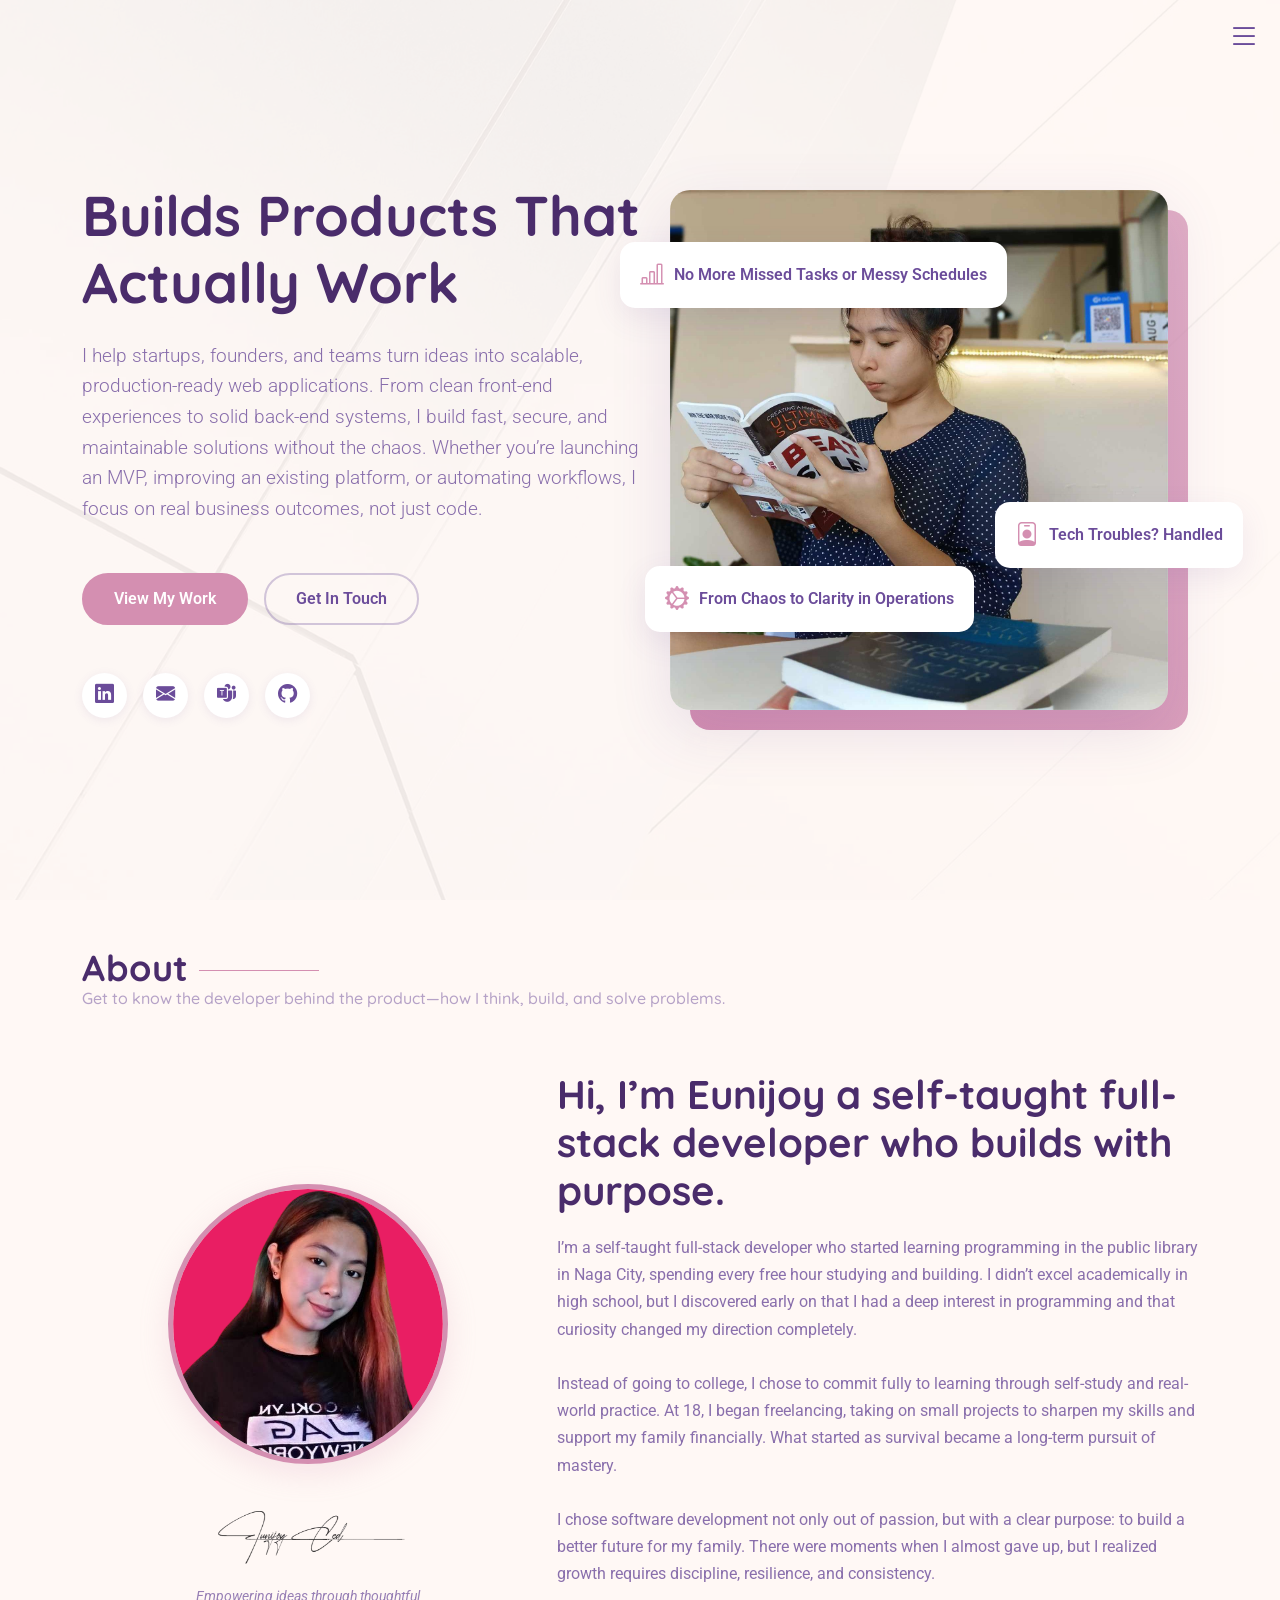
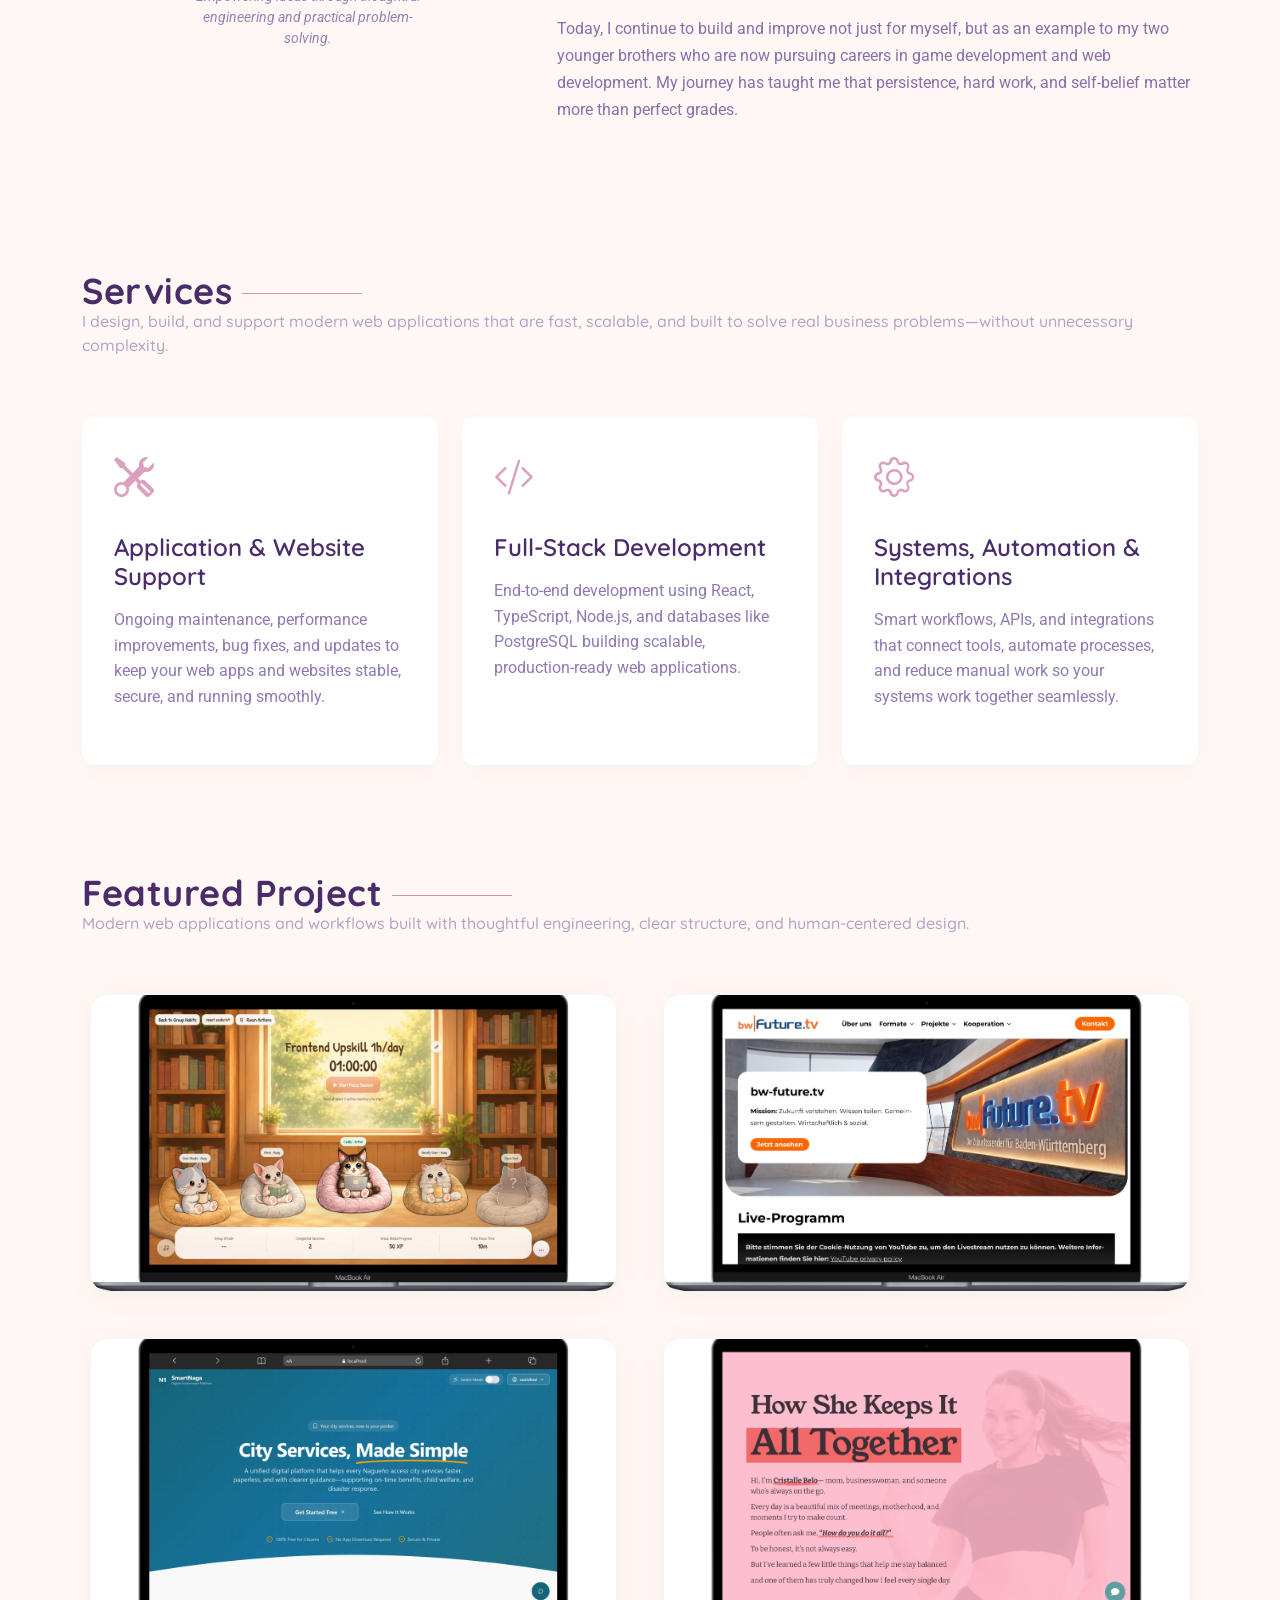
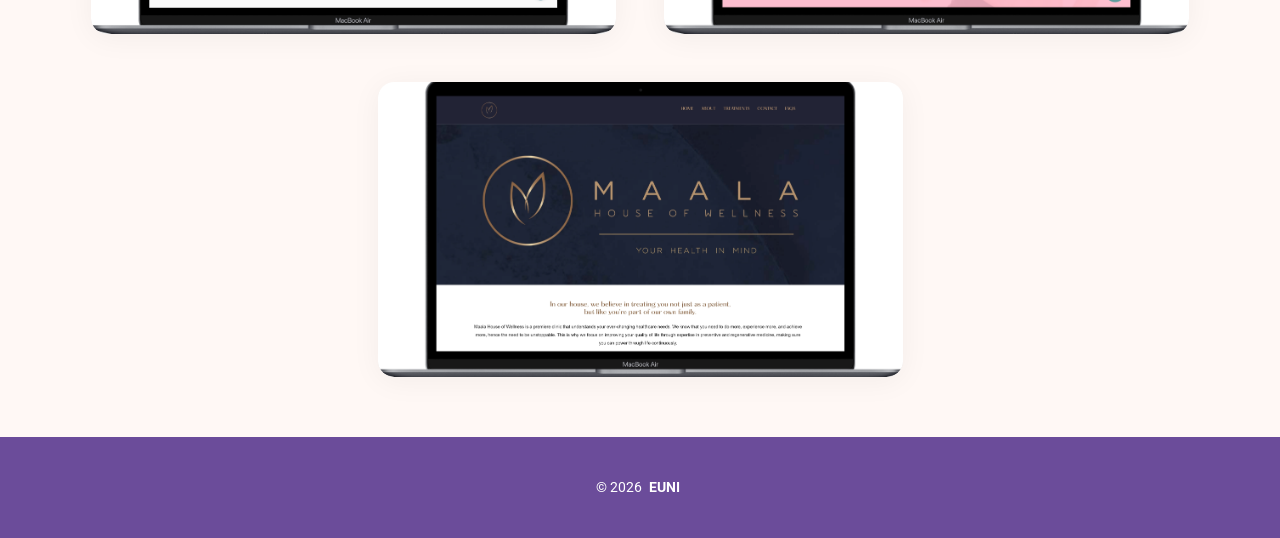
<file: index.html>
<!DOCTYPE html>
<html lang="en">

<head>
  <meta charset="utf-8">
  <meta content="width=device-width, initial-scale=1.0" name="viewport">
 <title>Tech-Savvy Virtual Assistant | Eunijoy – WordPress & Workflow Specialist</title>
  <meta name="description" content="Eunijoy is a tech-savvy Virtual Assistant and WordPress developer specializing in Elementor Pro, Beaver Builder, and emotionally intelligent workflow design. She blends admin precision with creative problem-solving to support entrepreneurs and small teams remotely.">
  <meta name="keywords" content="Virtual Assistant, WordPress Developer, Elementor Pro, Beaver Builder, Unlimited Elements, Remote VA, Tech-Savvy VA, Workflow Design, Emotional Intelligence, Admin Support, Responsive Web Design, Neurodivergent-Friendly Systems">
  <!-- Fonts -->
  <link href="https://fonts.googleapis.com" rel="preconnect">
  <link href="https://fonts.gstatic.com" rel="preconnect" crossorigin>
  <link href="https://fonts.googleapis.com/css2?family=Roboto:ital,wght@0,100;0,300;0,400;0,500;0,700;0,900;1,100;1,300;1,400;1,500;1,700;1,900&family=Open+Sans:ital,wght@0,300;0,400;0,500;0,600;0,700;0,800;1,300;1,400;1,500;1,600;1,700;1,800&family=Quicksand:wght@300;400;500;600;700&display=swap" rel="stylesheet">

  <!-- Vendor CSS Files -->
  <link href="assets/vendor/bootstrap/css/bootstrap.min.css" rel="stylesheet">
  <link href="assets/vendor/bootstrap-icons/bootstrap-icons.css" rel="stylesheet">
  <link href="assets/vendor/aos/aos.css" rel="stylesheet">
  <link href="assets/vendor/glightbox/css/glightbox.min.css" rel="stylesheet">
  <link href="assets/vendor/swiper/swiper-bundle.min.css" rel="stylesheet">

  <!-- Main CSS File -->
  <link href="assets/css/main.css" rel="stylesheet">

</head>

<body class="index-page">

  <header id="header" class="header d-flex align-items-center fixed-top">
    <div class="container-fluid position-relative d-flex align-items-center justify-content-between">

      <a href="index.html" class="logo d-flex align-items-center">
        <!-- Uncomment the line below if you also wish to use an image logo -->
        <!-- <img src="assets/img/logo.webp" alt=""> -->
        <!-- Uncomment the line below if you also wish to use an text logo -->
        <!-- <h1 class="sitename">Style</h1>  -->
      </a>

      <nav id="navmenu" class="navmenu">

        <div class="profile-img">
          <img src="assets/img/ceddd.png" alt="" class="img-fluid rounded-circle" style="background-color: white;">
        </div>

        <a href="index.html" class="logo d-flex align-items-center justify-content-center active">
          <!-- Uncomment the line below if you also wish to use an image logo -->
          <!-- <img src="assets/img/logo.webp" alt=""> -->
          <h1 class="sitename">Eunijoy Ced</h1>
        </a>

        <div class="social-links text-center">
         
          <a href="https://www.linkedin.com/in/eunijoy-ced-42693837a/" class="linkedin"><i class="bi bi-linkedin"></i></a>
          <a href="mailto:euniufced@gmail.com" class="email"><i class="bi bi-envelope-fill"></i>
          <a href="https://teams.live.com/l/invite/FEA93vv0pNlD2cMWwU?v=g1" class="teams"><i class="bi bi-microsoft-teams"></i>
          <a href="https://github.com/Eunijoy"><i class="bi bi-github"></i></a>
</a>
</a>
        </div>

        <ul>
          <li><a href="#hero">Home</a></li>
          <li><a href="#about">About</a></li>
          <li>
            <a href="https://docs.google.com/document/d/1kIfs5pbf9-DRfgLzsItxlhARp9LeuVHjqPmEEXuyRsQ/edit?usp=sharing" 
              target="_blank" 
              rel="noopener noreferrer">
              Resume
            </a>
          </li>
          <li><a href="#portfolio">Portfolio</a></li>
          <li><a href="#services">Services</a></li>
        </ul>
        <i class="mobile-nav-toggle d-xl-none bi bi-list"></i>
      </nav>

    </div>
  </header>

  <main class="main">

    <!-- Hero Section -->
    <section id="hero" class="hero section">

      <div class="container">
        <div class="row g-0 align-items-center">

          <div class="col-lg-6 hero-content" data-aos="fade-right" data-aos-delay="100">
            <div class="content-wrapper">
              <h1 class="hero-title">Builds Products That Actually Work</h1>
              <p class="lead">I help startups, founders, and teams turn ideas into scalable, production-ready web applications. From clean front-end experiences to solid back-end systems, I build fast, secure, and maintainable solutions without the chaos. Whether you’re launching an MVP, improving an existing platform, or automating workflows, I focus on real business outcomes, not just code.</p>
         

              <div class="hero-actions" data-aos="fade-up" data-aos-delay="300">
                <a href="#portfolio" class="btn btn-primary">View My Work</a>
                <a href="mailto:euniufced@gmail.com" class="btn btn-outline">Get In Touch</a>
              </div>

              <div class="social-links" data-aos="fade-up" data-aos-delay="400">
              <a href="https://www.linkedin.com/in/eunijoy-ced-42693837a/" class="linkedin"><i class="bi bi-linkedin"></i></a>
              <a href="mailto:euniufced@gmail.com" class="email"><i class="bi bi-envelope-fill"></i>
              <a href="https://teams.live.com/l/invite/FEA93vv0pNlD2cMWwU?v=g1" class="teams"><i class="bi bi-microsoft-teams"></i>
              <a href="https://github.com/Eunijoy"><i class="bi bi-github"></i></a>
              </div>
            </div>
          </div>

          <div class="col-lg-6 hero-image" data-aos="fade-left" data-aos-delay="200">
            <div class="image-container">
              <div class="floating-elements">
                <div class="floating-card card-1" data-aos="zoom-in" data-aos-delay="300">
                  <i class="bi bi-bar-chart-line"></i>
                  <span>No More Missed Tasks or Messy Schedules </span>
                </div>
                <div class="floating-card card-2" data-aos="zoom-in" data-aos-delay="400">
                  <i class="bi bi-person-badge"></i> <span>Tech Troubles? Handled</span> 
                </div>
                <div class="floating-card card-3" data-aos="zoom-in" data-aos-delay="500">
                  <i class="bi bi-gear-wide-connected"></i> <span>From Chaos to Clarity in Operations</span>
                </div>
              </div>
              <img src="assets/img/ff.jpg" alt="Portfolio Hero" class="img-fluid hero-main-image">
              <div class="image-overlay"></div>
            </div>
          </div>

        </div>
      </div>

    </section><!-- /Hero Section -->

    <!-- About Section -->
    <section id="about" class="about section">

      <!-- Section Title -->
      <div class="container section-title">
        <h2>About</h2>
        <p>Get to know the developer behind the product—how I think, build, and solve problems.</p>
      </div><!-- End Section Title -->

      <div class="container" data-aos="fade-up" data-aos-delay="100">

        <div class="row align-items-center">

          <div class="col-lg-5" data-aos="fade-right" data-aos-delay="200">
            <div class="profile-image-wrapper">
              <div class="profile-image">
                <img src="assets/img/ceddd.png" alt="Profile" class="img-fluid">
              </div>
              <div class="signature-section">
                <img src="assets/img/signature-removebg-preview.png" alt="Signature" class="signature" style="background: transparent;">
                <p class="quote">Empowering ideas through thoughtful engineering and practical problem-solving.</p>
              </div>
            </div>
          </div>

          <div class="col-lg-7" data-aos="fade-left" data-aos-delay="300">
            <div class="about-content">
              <div class="intro">
                <h2>Hi, I’m Eunijoy a self-taught full-stack developer who builds with purpose.</h2>
                  <p>
                  I’m a self-taught full-stack developer who started learning programming in the public library in Naga City, spending every free hour studying and building. I didn’t excel academically in high school, but I discovered early on that I had a deep interest in programming and that curiosity changed my direction completely.<br><br>

                  Instead of going to college, I chose to commit fully to learning through self-study and real-world practice. At 18, I began freelancing, taking on small projects to sharpen my skills and support my family financially. What started as survival became a long-term pursuit of mastery.<br><br>

                  I chose software development not only out of passion, but with a clear purpose: to build a better future for my family. There were moments when I almost gave up, but I realized growth requires discipline, resilience, and consistency.<br><br>

                  Today, I continue to build and improve not just for myself, but as an example to my two younger brothers who are now pursuing careers in game development and web development. My journey has taught me that persistence, hard work, and self-belief matter more than perfect grades.
                  </p>

              </div>

            </div>
          </div>

        </div>

      </div>

    </section><!-- /About Section -->

    <!-- Services Section -->
 <section id="services" class="services section">

  <!-- Section Title -->
<div class="container section-title">
  <h2>Services</h2>
  <p>I design, build, and support modern web applications that are fast, scalable, and built to solve real business problems—without unnecessary complexity.</p>
</div><!-- End Section Title -->

<div class="container" data-aos="fade-up" data-aos-delay="100">
  <div class="row g-4">

<!-- Card 1: Application & Website Support -->
<div class="col-lg-4 col-md-6" data-aos="fade-up" data-aos-delay="100">
  <div class="service-item">
    <div class="icon">
      <i class="bi bi-tools"></i>
    </div>
    <h3>Application & Website Support</h3>
    <p>Ongoing maintenance, performance improvements, bug fixes, and updates to keep your web apps and websites stable, secure, and running smoothly.</p>
  </div>
</div><!-- End Service Item -->

<!-- Card 2: Full-Stack Development -->
<div class="col-lg-4 col-md-6" data-aos="fade-up" data-aos-delay="200">
  <div class="service-item">
    <div class="icon">
      <i class="bi bi-code-slash"></i>
    </div>
    <h3>Full-Stack Development</h3>
    <p>End-to-end development using React, TypeScript, Node.js, and databases like PostgreSQL building scalable, production-ready web applications.</p>
  </div>
</div><!-- End Service Item -->

<!-- Card 3: Systems, Automation & Integrations -->
<div class="col-lg-4 col-md-6" data-aos="fade-up" data-aos-delay="300">
  <div class="service-item">
    <div class="icon">
      <i class="bi bi-gear"></i>
    </div>
    <h3>Systems, Automation & Integrations</h3>
    <p>Smart workflows, APIs, and integrations that connect tools, automate processes, and reduce manual work so your systems work together seamlessly.</p>
  </div>
</div><!-- End Service Item -->
  
    
    </div>
  </div>
</section><!-- /Services Section -->

  <!-- Portfolio Section -->
<section id="portfolio" class="portfolio section">

  <!-- Section Title -->
<div class="container section-title"> <h2>Featured Project</h2> <p>Modern web applications and workflows built with thoughtful engineering, clear structure, and human-centered design.</p> </div><!-- End Section Title -->

  <div class="container" data-aos="fade-up" data-aos-delay="100">
    <div class="row justify-content-center g-5">

      <!-- Project 1 -->
      <div class="col-lg-6 col-md-10">
        <article class="portfolio-entry">
          <figure class="entry-image">
            <img src="assets/img/project1/group-habits.png"
                 class="img-fluid rounded-4 shadow"
                 alt="FromZeroToHero Project"
                 loading="lazy">
            <div class="entry-overlay">
              <div class="overlay-content text-center">
                <h3 class="entry-title">FromZeroToHero</h3>
                <a href="fromzero.html" target="_blank" rel="noopener noreferrer" class="btn btn-light btn-sm">
                  View Case Study
                </a>
              </div>
            </div>
          </figure>
        </article>
      </div>

      <!-- Project 2 -->
      <div class="col-lg-6 col-md-10">
        <article class="portfolio-entry">
          <figure class="entry-image">
            <img src="assets/img/project3/bw.png"
                 class="img-fluid rounded-4 shadow"
                 alt="AI Government Platform"
                 loading="lazy">
            <div class="entry-overlay">
              <div class="overlay-content text-center">
                <h3 class="entry-title">Bw Future Tv</h3>
                <a href="https://bw-future.tv/" target="_blank" rel="noopener noreferrer" class="btn btn-light btn-sm">
                  Visit Website
                </a>
              </div>
            </div>
          </figure>
        </article>
      </div>


      <!-- Project 3 -->
      <div class="col-lg-6 col-md-10">
        <article class="portfolio-entry">
          <figure class="entry-image">
            <img src="assets/img/project2/naga (7).png"
                 class="img-fluid rounded-4 shadow"
                 alt="AI Government Platform"
                 loading="lazy">
            <div class="entry-overlay">
              <div class="overlay-content text-center">
                <h3 class="entry-title">AI-Powered Government Platform</h3>
                <a href="social.html" target="_blank" rel="noopener noreferrer" class="btn btn-light btn-sm">
                  View Case Study
                </a>
              </div>
            </div>
          </figure>
        </article>
      </div>

      <!-- Project 4 -->
      <div class="col-lg-6 col-md-10">
        <article class="portfolio-entry">
          <figure class="entry-image">
            <img src="assets/img/project3/feel-great.png"
                 class="img-fluid rounded-4 shadow"
                 alt="AI Government Platform"
                 loading="lazy">
            <div class="entry-overlay">
              <div class="overlay-content text-center">
                <h3 class="entry-title">FeelGreat System</h3>
                <a href="https://feelgreat.club/" target="_blank" rel="noopener noreferrer" class="btn btn-light btn-sm">
                  Visit Website
                </a>
              </div>
            </div>
          </figure>
        </article>
      </div>

       <!-- Project 4 -->
      <div class="col-lg-6 col-md-10">
        <article class="portfolio-entry">
          <figure class="entry-image">
            <img src="assets/img/project3/maalawellness.png"
                 class="img-fluid rounded-4 shadow"
                 alt="AI Government Platform"
                 loading="lazy">
            <div class="entry-overlay">
              <div class="overlay-content text-center">
                <h3 class="entry-title">Maala Wellness</h3>
                <a href="https://maalawellness.com/" target="_blank" rel="noopener noreferrer" class="btn btn-light btn-sm">
                  Visit Website
                </a>
              </div>
            </div>
          </figure>
        </article>
      </div>

    </div>
  </div>

</section>


  </main>

  <footer id="footer" class="footer dark-background">

    <div class="container">
      <div class="copyright text-center ">
        <p>© <span>2026</span> <strong class="px-1 sitename">EUNI</strong></p>
      </div>
     
    </div>

  </footer>

  <!-- Scroll Top -->
  <a href="#" id="scroll-top" class="scroll-top d-flex align-items-center justify-content-center"><i class="bi bi-arrow-up-short"></i></a>

  <!-- Vendor JS Files -->
  <script src="assets/vendor/bootstrap/js/bootstrap.bundle.min.js"></script>
  <script src="assets/vendor/php-email-form/validate.js"></script>
  <script src="assets/vendor/aos/aos.js"></script>
  <script src="assets/vendor/purecounter/purecounter_vanilla.js"></script>
  <script src="assets/vendor/typed.js/typed.umd.js"></script>
  <script src="assets/vendor/waypoints/noframework.waypoints.js"></script>
  <script src="assets/vendor/glightbox/js/glightbox.min.js"></script>
  <script src="assets/vendor/imagesloaded/imagesloaded.pkgd.min.js"></script>
  <script src="assets/vendor/isotope-layout/isotope.pkgd.min.js"></script>
  <script src="assets/vendor/swiper/swiper-bundle.min.js"></script>

  <!-- Main JS File -->
  <script src="assets/js/main.js"></script>

</body>

</html>
</file>
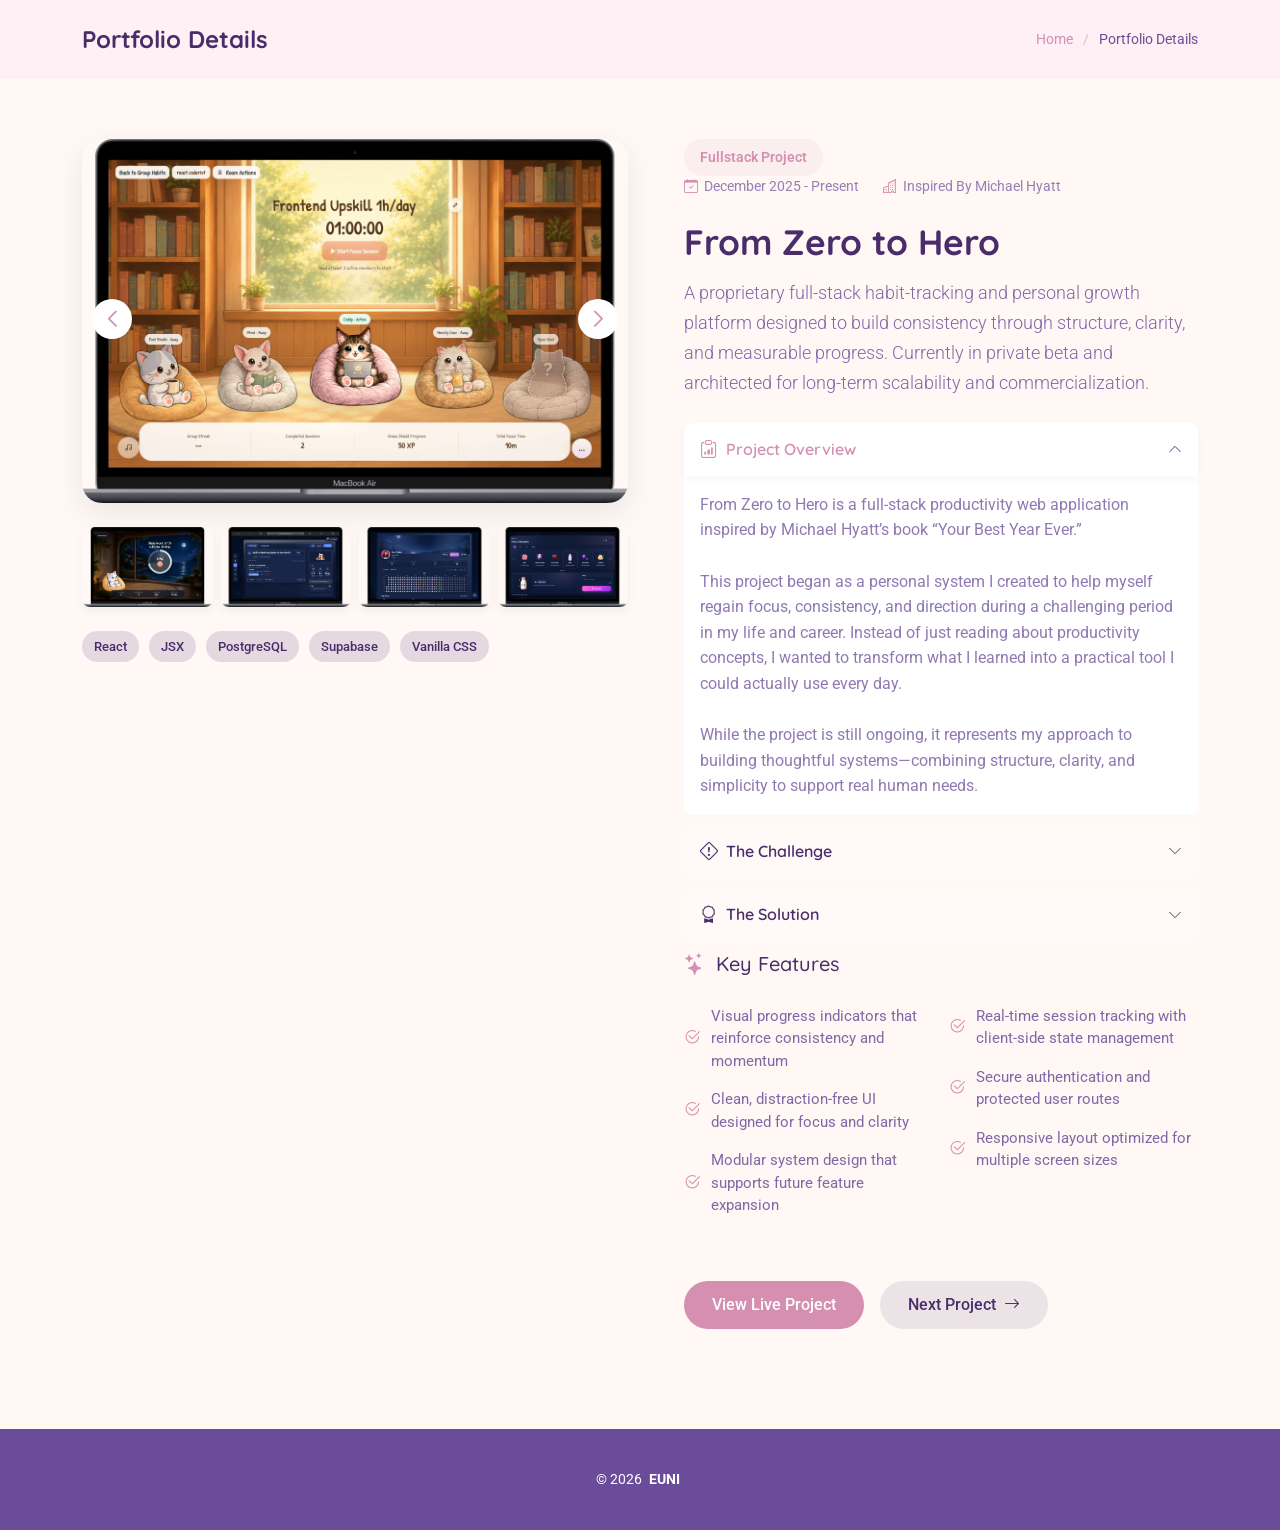
<file: fromzero.html>
<!DOCTYPE html>
<html lang="en">

<head>
  <meta charset="utf-8">
  <meta content="width=device-width, initial-scale=1.0" name="viewport">
  <title>Herofy</title>
  <meta name="description" content="">
  <meta name="keywords" content="">

  <!-- Favicons -->
  <link href="assets/img/favicon.png" rel="icon">
  <link href="assets/img/apple-touch-icon.png" rel="apple-touch-icon">

  <!-- Fonts -->
  <link href="https://fonts.googleapis.com" rel="preconnect">
  <link href="https://fonts.gstatic.com" rel="preconnect" crossorigin>
  <link href="https://fonts.googleapis.com/css2?family=Roboto:ital,wght@0,100;0,300;0,400;0,500;0,700;0,900;1,100;1,300;1,400;1,500;1,700;1,900&family=Open+Sans:ital,wght@0,300;0,400;0,500;0,600;0,700;0,800;1,300;1,400;1,500;1,600;1,700;1,800&family=Quicksand:wght@300;400;500;600;700&display=swap" rel="stylesheet">

  <!-- Vendor CSS Files -->
  <link href="assets/vendor/bootstrap/css/bootstrap.min.css" rel="stylesheet">
  <link href="assets/vendor/bootstrap-icons/bootstrap-icons.css" rel="stylesheet">
  <link href="assets/vendor/aos/aos.css" rel="stylesheet">
  <link href="assets/vendor/glightbox/css/glightbox.min.css" rel="stylesheet">
  <link href="assets/vendor/swiper/swiper-bundle.min.css" rel="stylesheet">

  <!-- Main CSS File -->
  <link href="assets/css/main.css" rel="stylesheet">
  <!-- =======================================================
  * Template Name: Style
  * Template URL: https://bootstrapmade.com/style-bootstrap-portfolio-template/
  * Updated: Jul 02 2025 with Bootstrap v5.3.7
  * Author: BootstrapMade.com
  * License: https://bootstrapmade.com/license/
  ======================================================== -->
</head>

<body class="portfolio-details-page">

  <main class="main">

    <!-- Page Title -->
    <div class="page-title light-background">
      <div class="container d-lg-flex justify-content-between align-items-center">
        <h1 class="mb-2 mb-lg-0">Portfolio Details</h1>
        <nav class="breadcrumbs">
          <ol>
            <li><a href="index.html">Home</a></li>
            <li class="current">Portfolio Details</li>
          </ol>
        </nav>
      </div>
    </div><!-- End Page Title -->

    <!-- Portfolio Details Section -->
    <section id="portfolio-details" class="portfolio-details section">

      <div class="container" data-aos="fade-up" data-aos-delay="100">

        <div class="row gy-4">
          <div class="col-lg-6" data-aos="fade-right">
            <div class="portfolio-details-media">
              <div class="main-image">
                <div class="portfolio-details-slider swiper init-swiper" data-aos="zoom-in">
                  <script type="application/json" class="swiper-config">
                    {
                      "loop": true,
                      "speed": 1000,
                      "autoplay": {
                        "delay": 6000
                      },
                      "effect": "creative",
                      "creativeEffect": {
                        "prev": {
                          "shadow": true,
                          "translate": [0, 0, -400]
                        },
                        "next": {
                          "translate": ["100%", 0, 0]
                        }
                      },
                      "slidesPerView": 1,
                      "navigation": {
                        "nextEl": ".swiper-button-next",
                        "prevEl": ".swiper-button-prev"
                      }
                    }
                  </script>
                  <div class="swiper-wrapper">
                    <div class="swiper-slide">
                      <img src="assets/img/project1/group-habits.png" alt="Portfolio Image" class="img-fluid">
                    </div>
                    <div class="swiper-slide">
                      <img src="assets/img/project1/workspace.png" alt="Portfolio Image" class="img-fluid">
                    </div>
                    <div class="swiper-slide">
                      <img src="assets/img/project1/habit-buddy.png" alt="Portfolio Image" class="img-fluid">
                    </div>
                    <div class="swiper-slide">
                      <img src="assets/img/project1/workspace1.png" alt="Portfolio Image" class="img-fluid">
                    </div>
                    <div class="swiper-slide">
                      <img src="assets/img/project1/herofy1.png" alt="Portfolio Image" class="img-fluid">
                    </div>
                  </div>
                  <div class="swiper-button-prev"></div>
                  <div class="swiper-button-next"></div>
                </div>
              </div>

              <div class="thumbnail-grid" data-aos="fade-up" data-aos-delay="200">
                <div class="row g-2 mt-3">
                  <div class="col-3">
                    <img src="assets/img/project1/night-theme.png" alt="Gallery Image" class="img-fluid glightbox">
                  </div>
                  <div class="col-3">
                    <img src="assets/img/project1/workspace-night-theme.png" alt="Gallery Image" class="img-fluid glightbox">
                  </div>
                  <div class="col-3">
                    <img src="assets/img/project1/profile.png" alt="Gallery Image" class="img-fluid glightbox">
                  </div>
                  <div class="col-3">
                    <img src="assets/img/project1/gift.png" alt="Gallery Image" class="img-fluid glightbox">
                  </div>
                </div>
              </div>

              <div class="tech-stack-badges" data-aos="fade-up" data-aos-delay="300">
                <span>React</span>
                <span>JSX</span>
                <span>PostgreSQL</span>
                <span>Supabase</span>
                <span>Vanilla CSS</span>
              </div>
            </div>
          </div>

          <div class="col-lg-6" data-aos="fade-left">
            <div class="portfolio-details-content">
              <div class="project-meta">
                <div class="badge-wrapper">
                  <span class="project-badge">Fullstack Project</span>
                </div>
                <div class="date-client">
                  <div class="meta-item">
                    <i class="bi bi-calendar-check"></i>
                    <span>December 2025 - Present</span>
                  </div>
                  <div class="meta-item">
                    <i class="bi bi-buildings"></i>
                    <span>Inspired By Michael Hyatt</span>
                  </div>
                </div>
              </div>

              <h2 class="project-title">From Zero to Hero</h2>

              <div class="project-overview">
               <p class="lead">
  A proprietary full-stack habit-tracking and personal growth platform designed to build consistency through structure, clarity, and measurable progress. 
  Currently in private beta and architected for long-term scalability and commercialization.
</p>


                <div class="accordion project-accordion" id="portfolio-details-projectAccordion">
                  <div class="accordion-item" data-aos="fade-up">
                    <h2 class="accordion-header">
                      <button class="accordion-button" type="button" data-bs-toggle="collapse" data-bs-target="#portfolio-details-collapse-1" aria-expanded="true" aria-controls="collapseOne">
                        <i class="bi bi-clipboard-data me-2"></i> Project Overview
                      </button>
                    </h2>
                    <div id="portfolio-details-collapse-1" class="accordion-collapse collapse show" data-bs-parent="#portfolio-details-projectAccordion">
                      <div class="accordion-body">
                        <p>From Zero to Hero is a full-stack productivity web application inspired by Michael Hyatt’s book “Your Best Year Ever.”<br><br>This project began as a personal system I created to help myself regain focus, consistency, and direction during a challenging period in my life and career. Instead of just reading about productivity concepts, I wanted to transform what I learned into a practical tool I could actually use every day.<br><br>While the project is still ongoing, it represents my approach to building thoughtful systems—combining structure, clarity, and simplicity to support real human needs.</p>
                      </div>
                    </div>
                  </div>

                  <div class="accordion-item" data-aos="fade-up" data-aos-delay="100">
                    <h2 class="accordion-header">
                      <button class="accordion-button collapsed" type="button" data-bs-toggle="collapse" data-bs-target="#portfolio-details-collapse-2" aria-expanded="false" aria-controls="collapseTwo">
                        <i class="bi bi-exclamation-diamond me-2"></i> The Challenge
                      </button>
                    </h2>
                    <div id="portfolio-details-collapse-2" class="accordion-collapse collapse" data-bs-parent="#portfolio-details-projectAccordion">
                      <div class="accordion-body">
                        <p>At the time I started this project, I was struggling with motivation, self-control, and consistency—both personally and professionally. I was close to stepping away from my programming career altogether.<br><br>Most productivity tools felt overwhelming or assumed users already had strong discipline. The challenge was not just technical, but human:<br>- How do you design a system for people who easily lose focus?<br>- How do you encourage progress without pressure or guilt?<br>- How do you keep things simple without losing effectiveness?<br><br>This project needed to work for someone like me—someone rebuilding momentum from zero.</p>
                      </div>
                    </div>
                  </div>

                  <div class="accordion-item" data-aos="fade-up" data-aos-delay="200">
                    <h2 class="accordion-header">
                      <button class="accordion-button collapsed" type="button" data-bs-toggle="collapse" data-bs-target="#portfolio-details-collapse-3" aria-expanded="false" aria-controls="collapseThree">
                        <i class="bi bi-award me-2"></i> The Solution
                      </button>
                    </h2>
                    <div id="portfolio-details-collapse-3" class="accordion-collapse collapse" data-bs-parent="#portfolio-details-projectAccordion">
                      <div class="accordion-body">
                        <p>The solution was to build a gentle but structured productivity system based on the principles I learned from “Your Best Year Ever.”<br><br>From Zero to Hero focuses on:<br>- Simple, Pomodoro-based focus sessions<br>- Clear visual structure and minimal UI<br>- Small, achievable steps instead of overwhelming goals<br>- Systems that support consistency over perfection<br><br>Building this project helped me reconnect with my passion for coding. Even though it’s still evolving, it gave me renewed confidence, hope, and the courage to continue growing as a developer—while creating something that may also help others facing the same struggles. </p>
                    </div>
                  </div>
                </div>
              </div>

              <div class="project-features" data-aos="fade-up" data-aos-delay="300">
                <h3><i class="bi bi-stars"></i> Key Features</h3>
                <div class="row g-3">
                  <div class="col-md-6">
                    <ul class="feature-list">
                    <li><i class="bi bi-check2-circle"></i> Visual progress indicators that reinforce consistency and momentum</li>
                    <li><i class="bi bi-check2-circle"></i> Clean, distraction-free UI designed for focus and clarity</li>
                    <li><i class="bi bi-check2-circle"></i> Modular system design that supports future feature expansion</li>
                    </ul>
                  </div>
                  <div class="col-md-6">
                    <ul class="feature-list">
                    <li><i class="bi bi-check2-circle"></i> Real-time session tracking with client-side state management</li>
                    <li><i class="bi bi-check2-circle"></i> Secure authentication and protected user routes</li>
                    <li><i class="bi bi-check2-circle"></i> Responsive layout optimized for multiple screen sizes</li>

                    </ul>
                  </div>
                </div>
              </div>

              <div class="cta-buttons" data-aos="fade-up" data-aos-delay="400">
                <a href="https://fromzerotohero.dev/" class="btn-view-project">View Live Project</a>
                <a href="social.html" class="btn-next-project">Next Project <i class="bi bi-arrow-right"></i></a>
              </div>
            </div>
          </div>
        </div>

      </div>

    </section><!-- /Portfolio Details Section -->

  </main>

  <footer id="footer" class="footer dark-background">

    <div class="container">
        <div class="copyright text-center ">
            <p>© <span>2026</span> <strong class="px-1 sitename">EUNI</strong></p>
        </div>
    </div>

  </footer>

  <!-- Scroll Top -->
  <a href="#" id="scroll-top" class="scroll-top d-flex align-items-center justify-content-center"><i class="bi bi-arrow-up-short"></i></a>

  <!-- Vendor JS Files -->
  <script src="assets/vendor/bootstrap/js/bootstrap.bundle.min.js"></script>
  <script src="assets/vendor/php-email-form/validate.js"></script>
  <script src="assets/vendor/aos/aos.js"></script>
  <script src="assets/vendor/purecounter/purecounter_vanilla.js"></script>
  <script src="assets/vendor/typed.js/typed.umd.js"></script>
  <script src="assets/vendor/waypoints/noframework.waypoints.js"></script>
  <script src="assets/vendor/glightbox/js/glightbox.min.js"></script>
  <script src="assets/vendor/imagesloaded/imagesloaded.pkgd.min.js"></script>
  <script src="assets/vendor/isotope-layout/isotope.pkgd.min.js"></script>
  <script src="assets/vendor/swiper/swiper-bundle.min.js"></script>

  <!-- Main JS File -->
  <script src="assets/js/main.js"></script>

</body>

</html>
</file>
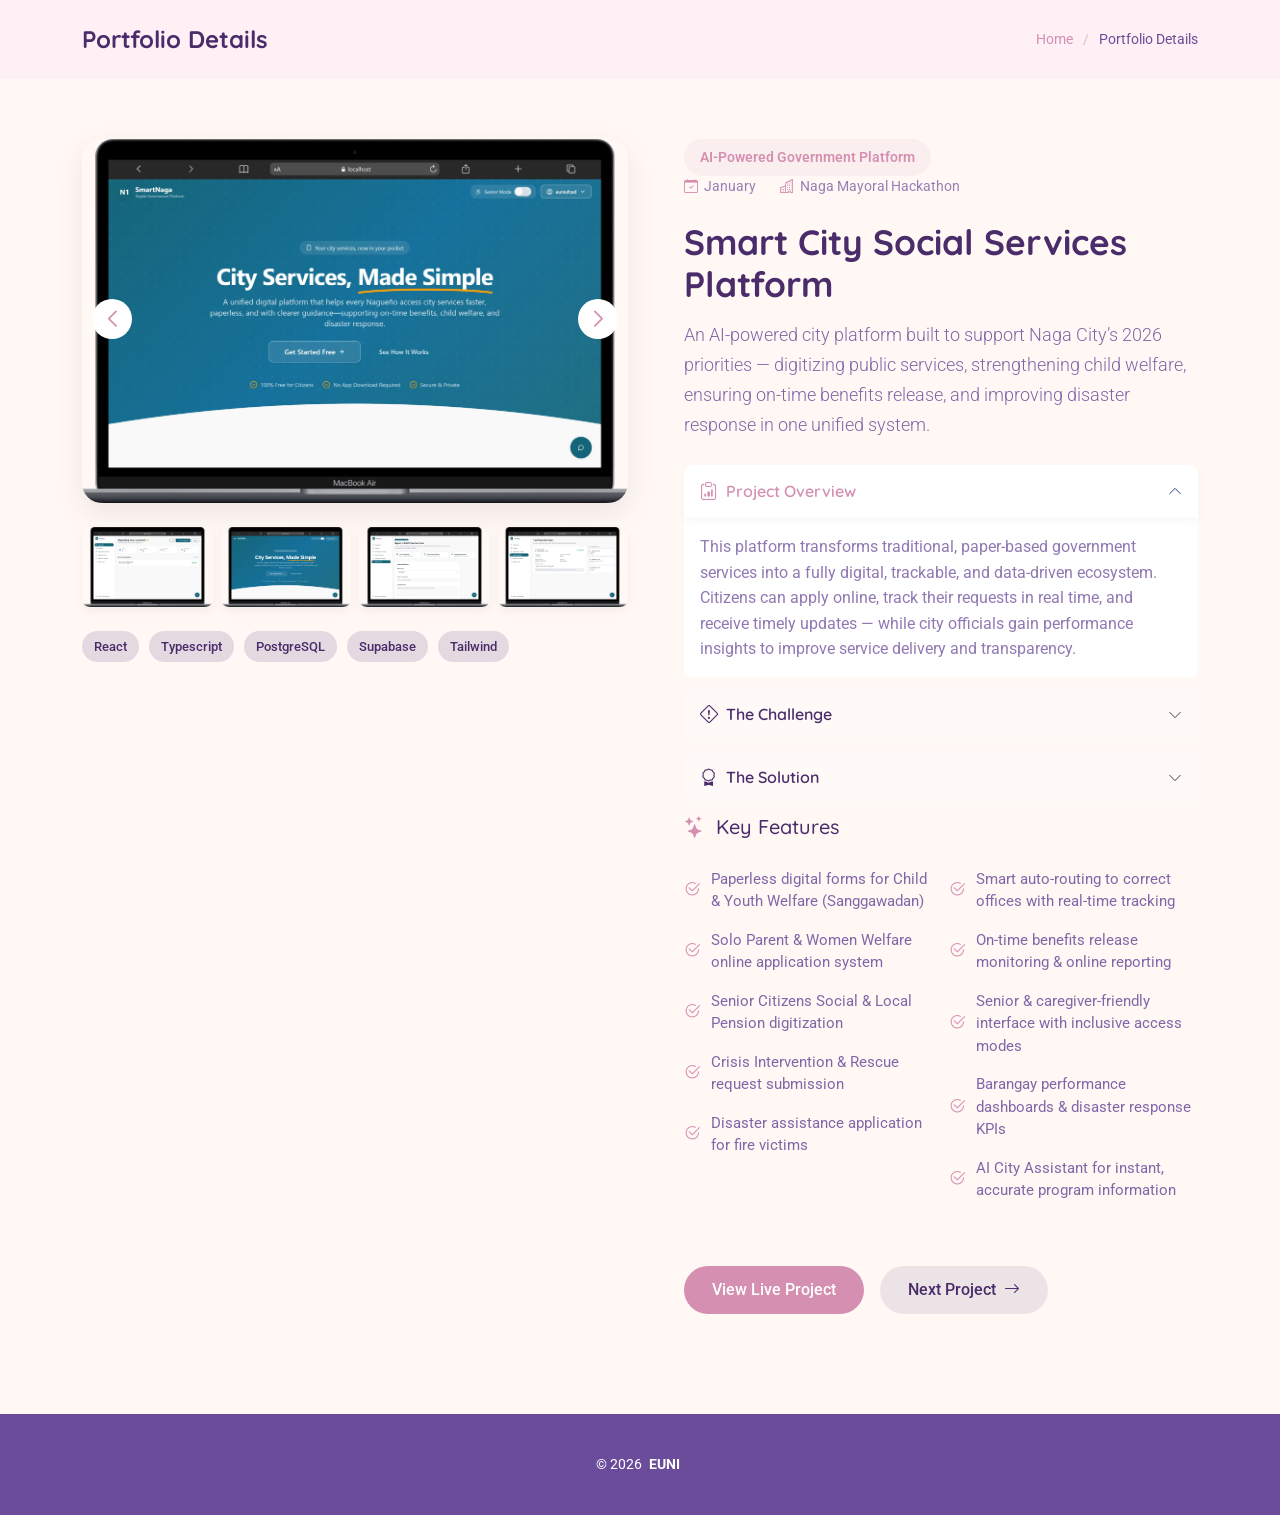
<file: social.html>
<!DOCTYPE html>
<html lang="en">

<head>
  <meta charset="utf-8">
  <meta content="width=device-width, initial-scale=1.0" name="viewport">
  <title>AI-Powered Government Platform</title>
  <meta name="description" content="">
  <meta name="keywords" content="">

  <!-- Favicons -->
  <link href="assets/img/favicon.png" rel="icon">
  <link href="assets/img/apple-touch-icon.png" rel="apple-touch-icon">

  <!-- Fonts -->
  <link href="https://fonts.googleapis.com" rel="preconnect">
  <link href="https://fonts.gstatic.com" rel="preconnect" crossorigin>
  <link href="https://fonts.googleapis.com/css2?family=Roboto:ital,wght@0,100;0,300;0,400;0,500;0,700;0,900;1,100;1,300;1,400;1,500;1,700;1,900&family=Open+Sans:ital,wght@0,300;0,400;0,500;0,600;0,700;0,800;1,300;1,400;1,500;1,600;1,700;1,800&family=Quicksand:wght@300;400;500;600;700&display=swap" rel="stylesheet">

  <!-- Vendor CSS Files -->
  <link href="assets/vendor/bootstrap/css/bootstrap.min.css" rel="stylesheet">
  <link href="assets/vendor/bootstrap-icons/bootstrap-icons.css" rel="stylesheet">
  <link href="assets/vendor/aos/aos.css" rel="stylesheet">
  <link href="assets/vendor/glightbox/css/glightbox.min.css" rel="stylesheet">
  <link href="assets/vendor/swiper/swiper-bundle.min.css" rel="stylesheet">

  <!-- Main CSS File -->
  <link href="assets/css/main.css" rel="stylesheet">
  <!-- =======================================================
  * Template Name: Style
  * Template URL: https://bootstrapmade.com/style-bootstrap-portfolio-template/
  * Updated: Jul 02 2025 with Bootstrap v5.3.7
  * Author: BootstrapMade.com
  * License: https://bootstrapmade.com/license/
  ======================================================== -->
</head>

<body class="portfolio-details-page">

  <main class="main">

    <!-- Page Title -->
    <div class="page-title light-background">
      <div class="container d-lg-flex justify-content-between align-items-center">
        <h1 class="mb-2 mb-lg-0">Portfolio Details</h1>
        <nav class="breadcrumbs">
          <ol>
            <li><a href="index.html">Home</a></li>
            <li class="current">Portfolio Details</li>
          </ol>
        </nav>
      </div>
    </div><!-- End Page Title -->

    <!-- Portfolio Details Section -->
    <section id="portfolio-details" class="portfolio-details section">

      <div class="container" data-aos="fade-up" data-aos-delay="100">

        <div class="row gy-4">
          <div class="col-lg-6" data-aos="fade-right">
            <div class="portfolio-details-media">
              <div class="main-image">
                <div class="portfolio-details-slider swiper init-swiper" data-aos="zoom-in">
                  <script type="application/json" class="swiper-config">
                    {
                      "loop": true,
                      "speed": 1000,
                      "autoplay": {
                        "delay": 6000
                      },
                      "effect": "creative",
                      "creativeEffect": {
                        "prev": {
                          "shadow": true,
                          "translate": [0, 0, -400]
                        },
                        "next": {
                          "translate": ["100%", 0, 0]
                        }
                      },
                      "slidesPerView": 1,
                      "navigation": {
                        "nextEl": ".swiper-button-next",
                        "prevEl": ".swiper-button-prev"
                      }
                    }
                  </script>
                  <div class="swiper-wrapper">
                    <div class="swiper-slide">
                      <img src="assets/img/project2/naga (7).png" alt="Portfolio Image" class="img-fluid">
                    </div>
                    <div class="swiper-slide">
                      <img src="assets/img/project2/naga (1).png" alt="Portfolio Image" class="img-fluid">
                    </div>
                    <div class="swiper-slide">
                      <img src="assets/img/project2/naga (2).png" alt="Portfolio Image" class="img-fluid">
                    </div>
                    <div class="swiper-slide">
                      <img src="assets/img/project2/naga (3).png" alt="Portfolio Image" class="img-fluid">
                    </div>
                    <div class="swiper-slide">
                      <img src="assets/img/project2/naga (4).png" alt="Portfolio Image" class="img-fluid">
                    </div>
                        <div class="swiper-slide">
                      <img src="assets/img/project2/naga (5).png" alt="Portfolio Image" class="img-fluid">
                    </div>
                        <div class="swiper-slide">
                      <img src="assets/img/project2/naga (6).png" alt="Portfolio Image" class="img-fluid">
                    </div>
                  </div>
                  <div class="swiper-button-prev"></div>
                  <div class="swiper-button-next"></div>
                </div>
              </div>

              <div class="thumbnail-grid" data-aos="fade-up" data-aos-delay="200">
                <div class="row g-2 mt-3">
                  <div class="col-3">
                    <img src="assets/img/project2/naga (6).png" alt="Gallery Image" class="img-fluid glightbox">
                  </div>
                  <div class="col-3">
                    <img src="assets/img/project2/naga (7).png" alt="Gallery Image" class="img-fluid glightbox">
                  </div>
                  <div class="col-3">
                    <img src="assets/img/project2/naga (1).png" alt="Gallery Image" class="img-fluid glightbox">
                  </div>
                  <div class="col-3">
                    <img src="assets/img/project2/naga (3).png" alt="Gallery Image" class="img-fluid glightbox">
                  </div>
                </div>
              </div>

              <div class="tech-stack-badges" data-aos="fade-up" data-aos-delay="300">
                <span>React</span>
                <span>Typescript</span>
                <span>PostgreSQL</span>
                <span>Supabase</span>
                <span>Tailwind</span>
              </div>
            </div>
          </div>

          <div class="col-lg-6" data-aos="fade-left">
            <div class="portfolio-details-content">
              <div class="project-meta">
                <div class="badge-wrapper">
                  <span class="project-badge">AI-Powered Government Platform</span>
                </div>
                <div class="date-client">
                  <div class="meta-item">
                    <i class="bi bi-calendar-check"></i>
                    <span>January</span>
                  </div>
                  <div class="meta-item">
                    <i class="bi bi-buildings"></i>
                    <span>Naga Mayoral Hackathon</span>
                  </div>
                </div>
              </div>

              <h2 class="project-title">Smart City Social Services Platform</h2>

              <div class="project-overview">
                <p class="lead">
                An AI-powered city platform built to support Naga City’s 2026 priorities — digitizing public services, strengthening child welfare, ensuring on-time benefits release, and improving disaster response in one unified system.
                </p>

                <div class="accordion project-accordion" id="portfolio-details-projectAccordion">
                  <div class="accordion-item" data-aos="fade-up">
                    <h2 class="accordion-header">
                      <button class="accordion-button" type="button" data-bs-toggle="collapse" data-bs-target="#portfolio-details-collapse-1" aria-expanded="true" aria-controls="collapseOne">
                        <i class="bi bi-clipboard-data me-2"></i> Project Overview
                      </button>
                    </h2>
                    <div id="portfolio-details-collapse-1" class="accordion-collapse collapse show" data-bs-parent="#portfolio-details-projectAccordion">
                      <div class="accordion-body">
                        <p>This platform transforms traditional, paper-based government services into a fully digital, trackable, and data-driven ecosystem. Citizens can apply online, track their requests in real time, and receive timely updates — while city officials gain performance insights to improve service delivery and transparency.</p>
                      </div>
                    </div>
                  </div>

                  <div class="accordion-item" data-aos="fade-up" data-aos-delay="100">
                    <h2 class="accordion-header">
                      <button class="accordion-button collapsed" type="button" data-bs-toggle="collapse" data-bs-target="#portfolio-details-collapse-2" aria-expanded="false" aria-controls="collapseTwo">
                        <i class="bi bi-exclamation-diamond me-2"></i> The Challenge
                      </button>
                    </h2>
                    <div id="portfolio-details-collapse-2" class="accordion-collapse collapse" data-bs-parent="#portfolio-details-projectAccordion">
                      <div class="accordion-body">
                        <p>• Manual and paper-based processes delay public service delivery<br>• Lack of centralized tracking causes slow benefits release<br>• Disaster and relief response lack real-time monitoring<br>• Seniors, solo parents, and caregivers struggle with complex systems<br>• No unified data dashboard for barangay-level performance</p>
                      </div>
                    </div>
                  </div>

                  <div class="accordion-item" data-aos="fade-up" data-aos-delay="200">
                    <h2 class="accordion-header">
                      <button class="accordion-button collapsed" type="button" data-bs-toggle="collapse" data-bs-target="#portfolio-details-collapse-3" aria-expanded="false" aria-controls="collapseThree">
                        <i class="bi bi-award me-2"></i> The Solution
                      </button>
                    </h2>
                    <div id="portfolio-details-collapse-3" class="accordion-collapse collapse" data-bs-parent="#portfolio-details-projectAccordion">
                      <div class="accordion-body">
                        <p>A unified AI-powered platform that: <br>• Digitizes social welfare programs<br>• Automatically routes applications to correct offices<br>• Enables real-time tracking and reporting<br>• Provides inclusive access for seniors and caregivers<br>• Monitors barangay performance through measurable KPIs</p>
                    </div>
                  </div>
                </div>
              </div>

              <div class="project-features" data-aos="fade-up" data-aos-delay="300">
                <h3><i class="bi bi-stars"></i> Key Features</h3>
           <div class="row g-3">
                <div class="col-md-6">
                    <ul class="feature-list">
                    <li><i class="bi bi-check2-circle"></i> Paperless digital forms for Child & Youth Welfare (Sanggawadan)</li>
                    <li><i class="bi bi-check2-circle"></i> Solo Parent & Women Welfare online application system</li>
                    <li><i class="bi bi-check2-circle"></i> Senior Citizens Social & Local Pension digitization</li>
                    <li><i class="bi bi-check2-circle"></i> Crisis Intervention & Rescue request submission</li>
                    <li><i class="bi bi-check2-circle"></i> Disaster assistance application for fire victims</li>
                    </ul>
                </div>
                <div class="col-md-6">
                    <ul class="feature-list">
                    <li><i class="bi bi-check2-circle"></i> Smart auto-routing to correct offices with real-time tracking</li>
                    <li><i class="bi bi-check2-circle"></i> On-time benefits release monitoring & online reporting</li>
                    <li><i class="bi bi-check2-circle"></i> Senior & caregiver-friendly interface with inclusive access modes</li>
                    <li><i class="bi bi-check2-circle"></i> Barangay performance dashboards & disaster response KPIs</li>
                    <li><i class="bi bi-check2-circle"></i> AI City Assistant for instant, accurate program information</li>
                    </ul>
                </div>
                </div>
              </div>

              <div class="cta-buttons" data-aos="fade-up" data-aos-delay="400">
                <a href="https://euni-team-final.vercel.app/" class="btn-view-project">View Live Project</a>
                <a href="fromzero.html" class="btn-next-project">Next Project <i class="bi bi-arrow-right"></i></a>
              </div>
            </div>
          </div>
        </div>

      </div>

    </section><!-- /Portfolio Details Section -->

  </main>

  <footer id="footer" class="footer dark-background">

    <div class="container">
        <div class="copyright text-center ">
            <p>© <span>2026</span> <strong class="px-1 sitename">EUNI</strong></p>
        </div>
    </div>

  </footer>

  <!-- Scroll Top -->
  <a href="#" id="scroll-top" class="scroll-top d-flex align-items-center justify-content-center"><i class="bi bi-arrow-up-short"></i></a>

  <!-- Vendor JS Files -->
  <script src="assets/vendor/bootstrap/js/bootstrap.bundle.min.js"></script>
  <script src="assets/vendor/php-email-form/validate.js"></script>
  <script src="assets/vendor/aos/aos.js"></script>
  <script src="assets/vendor/purecounter/purecounter_vanilla.js"></script>
  <script src="assets/vendor/typed.js/typed.umd.js"></script>
  <script src="assets/vendor/waypoints/noframework.waypoints.js"></script>
  <script src="assets/vendor/glightbox/js/glightbox.min.js"></script>
  <script src="assets/vendor/imagesloaded/imagesloaded.pkgd.min.js"></script>
  <script src="assets/vendor/isotope-layout/isotope.pkgd.min.js"></script>
  <script src="assets/vendor/swiper/swiper-bundle.min.js"></script>

  <!-- Main JS File -->
  <script src="assets/js/main.js"></script>

</body>

</html>
</file>
<file: assets/css/main.css>
/**
* Template Name: Style
* Template URL: https://bootstrapmade.com/style-bootstrap-portfolio-template/
* Updated: Jul 02 2025 with Bootstrap v5.3.7
* Author: BootstrapMade.com
* License: https://bootstrapmade.com/license/
*/

@charset "UTF-8";

/*--------------------------------------------------------------
# Font & Color Variables
# Help: https://bootstrapmade.com/color-system/
--------------------------------------------------------------*/
/* Fonts */
:root {
  --default-font: "Roboto",  system-ui, -apple-system, "Segoe UI", Roboto, "Helvetica Neue", Arial, "Noto Sans", "Liberation Sans", sans-serif, "Apple Color Emoji", "Segoe UI Emoji", "Segoe UI Symbol", "Noto Color Emoji";
  --heading-font: "Quicksand",  sans-serif;
  --nav-font: "Open Sans",  sans-serif;
}

/* Global Colors - Feminine Palette */
:root {
  --background-color: #fff8f5; /* Soft blush background for warmth and approachability */
  --default-color: #6b4c9a; /* Muted plum for body text—professional yet feminine */
  --heading-color: #4a2c6b; /* Deep violet for strong, elegant headings */
  --accent-color: #d48fb1; /* Rosy pink accent for buttons and links—inviting and vibrant */
  --surface-color: #ffffff; /* Clean white for cards and boxed elements */
  --contrast-color: #ffffff; /* Ensures readability on darker elements */
}

/* Nav Menu Colors - Feminine Palette */
:root {
  --nav-color: #6b4c9a; /* Plum tone for main nav links */
  --nav-hover-color: #d48fb1; /* Rosy pink hover effect for nav links */
  --nav-mobile-background-color: #4a2c6b; /* Deep violet for mobile nav background */
  --nav-dropdown-background-color: #d48fb1; /* Rosy pink dropdown background */
  --nav-dropdown-color: #fbe3ec; /* Soft blush for dropdown text */
  --nav-dropdown-hover-color: #ffffff; /* Crisp white on hover for dropdown links */
}

/* Color Presets - Feminine Palette */

/* Light Background Preset */
.light-background {
  --background-color: #fff0f5; /* Soft blush for a gentle, feminine feel */
  --surface-color: #ffffff;    /* Clean white for cards and boxed elements */
}

/* Dark Background Preset */
.dark-background {
  --background-color: #6b4c9a;     /* Muted plum for depth and elegance */
  --default-color: #ffffff;        /* White text for readability */
  --heading-color: #fbe3ec;        /* Soft blush for headings—warm and inviting */
  --accent-color: #d48fb1;         /* Rosy pink for buttons and links */
  --surface-color: #4a2c6b;        /* Deep violet for boxed elements */
  --contrast-color: #ffffff;       /* Ensures strong contrast on dark backgrounds */
}

/* Smooth scroll */
:root {
  scroll-behavior: smooth;
}

/*--------------------------------------------------------------
# General Styling & Shared Classes
--------------------------------------------------------------*/
body {
  color: var(--default-color);
  background-color: var(--background-color);
  font-family: var(--default-font);
}

a {
  color: var(--accent-color);
  text-decoration: none;
  transition: 0.3s;
}

a:hover {
  color: color-mix(in srgb, var(--accent-color), transparent 25%);
  text-decoration: none;
}

h1,
h2,
h3,
h4,
h5,
h6 {
  color: var(--heading-color);
  font-family: var(--heading-font);
}

/* PHP Email Form Messages
------------------------------*/
.php-email-form .error-message {
  display: none;
  background: #df1529;
  color: #ffffff;
  text-align: left;
  padding: 15px;
  margin-bottom: 24px;
  font-weight: 600;
}

.php-email-form .sent-message {
  display: none;
  color: #ffffff;
  background: #059652;
  text-align: center;
  padding: 15px;
  margin-bottom: 24px;
  font-weight: 600;
}

.php-email-form .loading {
  display: none;
  background: var(--surface-color);
  text-align: center;
  padding: 15px;
  margin-bottom: 24px;
}

.php-email-form .loading:before {
  content: "";
  display: inline-block;
  border-radius: 50%;
  width: 24px;
  height: 24px;
  margin: 0 10px -6px 0;
  border: 3px solid var(--accent-color);
  border-top-color: var(--surface-color);
  animation: php-email-form-loading 1s linear infinite;
}

@keyframes php-email-form-loading {
  0% {
    transform: rotate(0deg);
  }

  100% {
    transform: rotate(360deg);
  }
}

/*--------------------------------------------------------------
# Global Header
--------------------------------------------------------------*/
.header {
  --background-color: rgba(255, 255, 255, 0);
  color: var(--default-color);
  background-color: var(--background-color);
  padding: 15px 0;
  transition: all 0.5s;
  z-index: 997;
}

.header .logo {
  line-height: 1;
}

.header .logo img {
  max-height: 32px;
  margin-right: 8px;
}

.header .logo h1 {
  font-size: 30px;
  margin: 0;
  font-weight: 700;
  color: var(--heading-color);
}

/*--------------------------------------------------------------
# Navigation Menu
--------------------------------------------------------------*/
/* Navmenu */
.mobile-nav-toggle {
  color: var(--nav-color);
  position: fixed;
  top: 20px;
  right: 20px;
  font-size: 32px;
  line-height: 0;
  cursor: pointer;
  display: block !important;
  z-index: 998;
  transition: 0.3s;
}

.mobile-nav-toggle:hover {
  color: var(--nav-hover-color);
}

.navmenu {
  position: fixed;
  top: 0;
  bottom: 0;
  right: -300px;
  z-index: 997;
  transition: 0.3s;
  width: 300px;
  overflow: hidden;
}

.navmenu .profile-img img {
  margin: 15px auto;
  display: block;
  width: 160px;
  border: 8px solid color-mix(in srgb, var(--contrast-color), transparent 85%);
}

.navmenu .logo {
  line-height: 1;
  margin-bottom: 15px;
}

.navmenu .logo img {
  max-height: 32px;
  margin-right: 8px;
}

.navmenu .logo h1 {
  font-size: 24px;
  margin: 0;
  font-weight: 700;
  color: var(--contrast-color);
}

.navmenu .social-links {
  margin: 0 0 20px 0;
}

.navmenu .social-links a {
  font-size: 16px;
  display: inline-flex;
  align-items: center;
  justify-content: center;
  padding: 0;
  background: color-mix(in srgb, var(--contrast-color), transparent 90%);
  color: var(--contrast-color);
  margin: 0 2px;
  border-radius: 50%;
  width: 40px;
  height: 40px;
  transition: 0.3s;
}

.navmenu .social-links a i {
  margin: 0;
}

.navmenu .social-links a:hover {
  color: var(--contrast-color);
  background: var(--accent-color);
}

.navmenu ul {
  display: block;
  list-style: none;
  padding: 10px 0;
  margin: 0;
  overflow-y: auto;
  transition: 0.3s;
  z-index: 998;
}

.navmenu a,
.navmenu a:focus {
  color: var(--nav-dropdown-color);
  padding: 10px 20px;
  font-family: var(--nav-font);
  font-size: 17px;
  font-weight: 500;
  display: flex;
  align-items: center;
  justify-content: space-between;
  white-space: nowrap;
  transition: 0.3s;
}

.navmenu a i,
.navmenu a:focus i {
  font-size: 12px;
  line-height: 0;
  margin-left: 5px;
  width: 30px;
  height: 30px;
  display: flex;
  align-items: center;
  justify-content: center;
  border-radius: 50%;
  transition: 0.3s;
  background-color: color-mix(in srgb, var(--accent-color), transparent 90%);
}

.navmenu a i:hover,
.navmenu a:focus i:hover {
  background-color: var(--accent-color);
  color: var(--contrast-color);
}

.navmenu a:hover,
.navmenu .active,
.navmenu .active:focus {
  color: var(--nav-dropdown-hover-color);
}

.navmenu .active i,
.navmenu .active:focus i {
  background-color: var(--accent-color);
  color: var(--contrast-color);
  transform: rotate(180deg);
}

.navmenu .dropdown ul {
  position: static;
  display: none;
  z-index: 99;
  padding: 10px 0;
  margin: 10px 20px;
  box-shadow: none;
  transition: all 0.5s ease-in-out;
}

.navmenu .dropdown>.dropdown-active {
  display: block;
  background-color: var(--nav-dropdown-background-color);
  border: 1px solid color-mix(in srgb, var(--nav-dropdown-color), transparent 90%);
}

.mobile-nav-active {
  overflow: hidden;
}

.mobile-nav-active .mobile-nav-toggle {
  right: 310px;
  font-size: 36px;
}

.mobile-nav-active .navmenu {
  position: fixed;
  overflow: hidden;
  top: 0;
  bottom: 0;
  right: 0;
  background-color: var(--nav-mobile-background-color);
  transition: 0.3s;
}

/*--------------------------------------------------------------
# Global Footer
--------------------------------------------------------------*/
.footer {
  color: var(--default-color);
  background-color: var(--background-color);
  font-size: 14px;
  padding: 40px 0;
  position: relative;
}

.footer .copyright p {
  margin-bottom: 0;
}

.footer .social-links {
  margin-top: 20px;
}

.footer .social-links a {
  display: flex;
  align-items: center;
  justify-content: center;
  width: 40px;
  height: 40px;
  border-radius: 50%;
  border: 1px solid color-mix(in srgb, var(--default-color), transparent 50%);
  font-size: 16px;
  color: color-mix(in srgb, var(--default-color), transparent 50%);
  margin: 0 5px;
  transition: 0.3s;
}

.footer .social-links a:hover {
  color: var(--accent-color);
  border-color: var(--accent-color);
}

.footer .credits {
  margin-top: 10px;
  font-size: 13px;
  text-align: center;
}

.benefits-list {
  list-style: none;
  padding: 0;
  margin: 0;
}

/*--------------------------------------------------------------
# Scroll Top Button
--------------------------------------------------------------*/
.scroll-top {
  position: fixed;
  visibility: hidden;
  opacity: 0;
  right: 15px;
  bottom: -15px;
  z-index: 99999;
  background-color: var(--accent-color);
  width: 44px;
  height: 44px;
  border-radius: 50px;
  transition: all 0.4s;
}

.scroll-top i {
  font-size: 24px;
  color: var(--contrast-color);
  line-height: 0;
}

.scroll-top:hover {
  background-color: color-mix(in srgb, var(--accent-color), transparent 20%);
  color: var(--contrast-color);
}

.scroll-top.active {
  visibility: visible;
  opacity: 1;
  bottom: 15px;
}

/*--------------------------------------------------------------
# Disable aos animation delay on mobile devices
--------------------------------------------------------------*/
@media screen and (max-width: 768px) {
  [data-aos-delay] {
    transition-delay: 0 !important;
  }
}

/*--------------------------------------------------------------
# Global Page Titles & Breadcrumbs
--------------------------------------------------------------*/
.page-title {
  color: var(--default-color);
  background-color: var(--background-color);
  padding: 25px 0;
  position: relative;
}

.page-title h1 {
  font-size: 24px;
  font-weight: 700;
}

.page-title .breadcrumbs ol {
  display: flex;
  flex-wrap: wrap;
  list-style: none;
  padding: 0;
  margin: 0;
  font-size: 14px;
  font-weight: 400;
}

.page-title .breadcrumbs ol li+li {
  padding-left: 10px;
}

.page-title .breadcrumbs ol li+li::before {
  content: "/";
  display: inline-block;
  padding-right: 10px;
  color: color-mix(in srgb, var(--default-color), transparent 70%);
}

/*--------------------------------------------------------------
# Global Sections
--------------------------------------------------------------*/
section,
.section {
  color: var(--default-color);
  background-color: var(--background-color);
  padding: 60px 0;
  overflow: clip;
}

/*--------------------------------------------------------------
# Global Section Titles
--------------------------------------------------------------*/
.section-title {
  padding-bottom: 60px;
  position: relative;
}

.section-title h2 {
  font-size: 36px;
  font-weight: 700;
  padding: 0;
  line-height: 1px;
  margin: 0;
  letter-spacing: 0.5px;
  position: relative;
}

.section-title h2::after {
  content: "";
  width: 120px;
  height: 1px;
  display: inline-block;
  background: var(--accent-color);
  margin: 10px 10px;
}

.section-title p {
  color: color-mix(in srgb, var(--default-color), transparent 50%);
  margin: 5px 0 0 0;
  font-size: 16px;
  font-weight: 500;
  font-family: var(--heading-font);
}

/*--------------------------------------------------------------
# Hero Section
--------------------------------------------------------------*/
.hero {
  padding: 120px 0;
  position: relative;
  overflow: hidden;
  min-height: 100vh;
  display: flex;
  align-items: center;
}

.hero::before {
  content: "";
  position: absolute;
  top: 0;
  left: 0;
  right: 0;
  bottom: 0;
  background: url("../img/bg/abstract-bg-1.webp") no-repeat center center;
  background-size: cover;
  opacity: 0.08;
  z-index: 1;
}

.hero .container {
  position: relative;
  z-index: 2;
}

@media (max-width: 991px) {
  .hero .hero-content {
    padding: 60px 30px;
    text-align: center;
  }
}

@media (max-width: 576px) {
  .hero .hero-content {
    padding: 40px 20px;
  }
}

.hero .content-wrapper {
  max-width: 600px;
}

.hero .hero-title {
  font-size: 3.5rem;
  font-weight: 700;
  margin-bottom: 1.5rem;
  line-height: 1.2;
}

@media (max-width: 768px) {
  .hero .hero-title {
    font-size: 2.8rem;
  }
}

@media (max-width: 576px) {
  .hero .hero-title {
    font-size: 2.2rem;
  }
}

.hero .hero-title .typed {
  color: var(--accent-color);
  position: relative;
}

.hero .lead {
  font-size: 1.2rem;
  color: color-mix(in srgb, var(--default-color), transparent 20%);
  margin-bottom: 3rem;
  line-height: 1.6;
}

@media (max-width: 768px) {
  .hero .lead {
    font-size: 1.1rem;
    margin-bottom: 2rem;
  }
}

.hero .hero-stats {
  display: flex;
  gap: 2rem;
  margin-bottom: 3rem;
}

@media (max-width: 768px) {
  .hero .hero-stats {
    justify-content: center;
    gap: 1.5rem;
    margin-bottom: 2rem;
  }
}

@media (max-width: 576px) {
  .hero .hero-stats {
    flex-direction: column;
    gap: 1rem;
  }
}

.hero .hero-stats .stat-item {
  display: flex;
  flex-direction: column;
  align-items: center;
}

.hero .hero-stats .stat-item .purecounter {
  font-size: 2rem;
  font-weight: 700;
  color: var(--accent-color);
  line-height: 1;
}

.hero .hero-stats .stat-item .stat-label {
  font-size: 0.9rem;
  color: color-mix(in srgb, var(--default-color), transparent 40%);
  margin-top: 0.25rem;
}

.hero .hero-actions {
  display: flex;
  gap: 1rem;
  margin-bottom: 3rem;
}

@media (max-width: 768px) {
  .hero .hero-actions {
    justify-content: center;
    margin-bottom: 2rem;
  }
}

@media (max-width: 576px) {
  .hero .hero-actions {
    flex-direction: column;
    align-items: center;
  }
}

.hero .hero-actions .btn {
  padding: 12px 30px;
  font-weight: 600;
  border-radius: 50px;
  text-decoration: none;
  transition: all 0.3s ease;
}

.hero .hero-actions .btn.btn-primary {
  background-color: var(--accent-color);
  color: var(--contrast-color);
  border: 2px solid var(--accent-color);
}

.hero .hero-actions .btn.btn-primary:hover {
  background-color: transparent;
  color: var(--accent-color);
}

.hero .hero-actions .btn.btn-outline {
  background-color: transparent;
  color: var(--default-color);
  border: 2px solid color-mix(in srgb, var(--default-color), transparent 70%);
}

.hero .hero-actions .btn.btn-outline:hover {
  background-color: var(--accent-color);
  color: var(--contrast-color);
  border-color: var(--accent-color);
}

.hero .social-links {
  display: flex;
  gap: 1rem;
}

@media (max-width: 768px) {
  .hero .social-links {
    justify-content: center;
  }
}

.hero .social-links a {
  width: 45px;
  height: 45px;
  display: flex;
  align-items: center;
  justify-content: center;
  border-radius: 50%;
  background-color: var(--surface-color);
  color: var(--default-color);
  text-decoration: none;
  transition: all 0.3s ease;
  box-shadow: 0 2px 10px color-mix(in srgb, var(--default-color), transparent 90%);
}

.hero .social-links a:hover {
  background-color: var(--accent-color);
  color: var(--contrast-color);
  transform: translateY(-3px);
}

.hero .social-links a i {
  font-size: 1.2rem;
}

.hero .hero-image {
  position: relative;
  display: flex;
  align-items: center;
  justify-content: center;
  padding: 60px 30px;
}

@media (max-width: 991px) {
  .hero .hero-image {
    min-height: auto;
    padding: 40px 30px;
  }
}

.hero .image-container {
  position: relative;
  max-width: 500px;
  width: 100%;
}

.hero .hero-main-image {
  border-radius: 20px;
  box-shadow: 0 20px 60px color-mix(in srgb, var(--default-color), transparent 85%);
  position: relative;
  z-index: 2;
}

.hero .image-overlay {
  position: absolute;
  top: 20px;
  left: 20px;
  right: -20px;
  bottom: -20px;
  background: linear-gradient(45deg, var(--accent-color), color-mix(in srgb, var(--accent-color), transparent 30%));
  border-radius: 20px;
  z-index: 1;
}

.hero .floating-elements {
  position: absolute;
  top: 0;
  left: 0;
  right: 0;
  bottom: 0;
  z-index: 3;
}

.hero .floating-card {
  position: absolute;
  background-color: var(--surface-color);
  padding: 15px 20px;
  border-radius: 15px;
  box-shadow: 0 10px 30px color-mix(in srgb, var(--default-color), transparent 90%);
  display: flex;
  align-items: center;
  gap: 10px;
  white-space: nowrap;
  animation: float 6s ease-in-out infinite;
}

@media (max-width: 768px) {
  .hero .floating-card {
    padding: 10px 15px;
    font-size: 0.9rem;
  }
}

.hero .floating-card i {
  font-size: 1.5rem;
  color: var(--accent-color);
}

@media (max-width: 768px) {
  .hero .floating-card i {
    font-size: 1.2rem;
  }
}

.hero .floating-card span {
  font-weight: 600;
  color: var(--default-color);
}

.hero .floating-card.card-1 {
  top: 10%;
  left: -10%;
  animation-delay: 0s;
}

@media (max-width: 768px) {
  .hero .floating-card.card-1 {
    top: 5%;
    left: -5%;
  }
}

.hero .floating-card.card-2 {
  top: 60%;
  right: -15%;
  animation-delay: 2s;
}

@media (max-width: 768px) {
  .hero .floating-card.card-2 {
    top: 70%;
    right: -10%;
  }
}

.hero .floating-card.card-3 {
  bottom: 15%;
  left: -5%;
  animation-delay: 4s;
}

@media (max-width: 768px) {
  .hero .floating-card.card-3 {
    bottom: 10%;
    left: 0%;
  }
}

@keyframes float {

  0%,
  100% {
    transform: translateY(0px);
  }

  50% {
    transform: translateY(-20px);
  }
}

/*--------------------------------------------------------------
# About Section
--------------------------------------------------------------*/
.about .profile-image-wrapper {
  position: relative;
}

.about .profile-image-wrapper .profile-image {
  position: relative;
  width: 280px;
  height: 280px;
  margin: 0 auto 40px;
  border-radius: 50%;
  overflow: hidden;
  border: 5px solid var(--accent-color);
  box-shadow: 0 10px 30px color-mix(in srgb, var(--accent-color), transparent 80%);
}

.about .profile-image-wrapper .profile-image img {
  width: 100%;
  height: 100%;
  object-fit: cover;
}

@media (max-width: 768px) {
  .about .profile-image-wrapper .profile-image {
    width: 200px;
    height: 200px;
  }
}

.about .profile-image-wrapper .signature-section {
  text-align: center;
}

.about .profile-image-wrapper .signature-section .signature {
  max-width: 200px;
  height: auto;
  margin-bottom: 15px;
  opacity: 0.8;
}

.about .profile-image-wrapper .signature-section .quote {
  font-style: italic;
  color: color-mix(in srgb, var(--default-color), transparent 30%);
  font-size: 14px;
  margin: 0;
  max-width: 250px;
  margin: 0 auto;
}

.about .about-content .intro {
  margin-bottom: 40px;
}

.about .about-content .intro h2 {
  font-size: 2.5rem;
  margin-bottom: 20px;
  font-weight: 700;
}

@media (max-width: 768px) {
  .about .about-content .intro h2 {
    font-size: 2rem;
    text-align: center;
  }
}

.about .about-content .intro p {
  font-size: 16px;
  line-height: 1.7;
  color: color-mix(in srgb, var(--default-color), transparent 20%);
}

@media (max-width: 768px) {
  .about .about-content .intro p {
    text-align: center;
  }
}

.about .about-content .skills-grid {
  display: grid;
  grid-template-columns: repeat(auto-fit, minmax(200px, 1fr));
  gap: 20px;
  margin-bottom: 40px;
}

.about .about-content .skills-grid .skill-item {
  text-align: center;
  padding: 20px;
  border-radius: 10px;
  background: color-mix(in srgb, var(--accent-color), transparent 94%);
  border: 1px solid color-mix(in srgb, var(--accent-color), transparent 85%);
  transition: all 0.3s ease;
}

.about .about-content .skills-grid .skill-item:hover {
  transform: translateY(-5px);
  box-shadow: 0 10px 25px color-mix(in srgb, var(--accent-color), transparent 85%);
}

.about .about-content .skills-grid .skill-item .skill-icon {
  width: 60px;
  height: 60px;
  margin: 0 auto 15px;
  display: flex;
  align-items: center;
  justify-content: center;
  background: var(--accent-color);
  border-radius: 50%;
  color: var(--contrast-color);
  font-size: 24px;
}

.about .about-content .skills-grid .skill-item h4 {
  font-size: 18px;
  margin-bottom: 10px;
  color: var(--heading-color);
}

.about .about-content .skills-grid .skill-item p {
  font-size: 14px;
  color: color-mix(in srgb, var(--default-color), transparent 30%);
  margin: 0;
}

.about .about-content .journey-timeline {
  margin-bottom: 40px;
}

.about .about-content .journey-timeline .timeline-item {
  display: flex;
  align-items: center;
  margin-bottom: 20px;
  padding: 15px;
  border-left: 3px solid var(--accent-color);
  background: color-mix(in srgb, var(--surface-color), transparent 30%);
  border-radius: 0 8px 8px 0;
  transition: all 0.3s ease;
}

.about .about-content .journey-timeline .timeline-item:hover {
  background: color-mix(in srgb, var(--accent-color), transparent 95%);
  border-left-color: color-mix(in srgb, var(--accent-color), transparent 10%);
}

.about .about-content .journey-timeline .timeline-item:last-child {
  margin-bottom: 0;
}

.about .about-content .journey-timeline .timeline-item .year {
  font-weight: 700;
  color: var(--accent-color);
  font-size: 18px;
  min-width: 80px;
  margin-right: 20px;
}

.about .about-content .journey-timeline .timeline-item .description {
  color: color-mix(in srgb, var(--default-color), transparent 20%);
  font-size: 15px;
  line-height: 1.5;
}

@media (max-width: 576px) {
  .about .about-content .journey-timeline .timeline-item {
    flex-direction: column;
    align-items: flex-start;
  }

  .about .about-content .journey-timeline .timeline-item .year {
    margin-right: 0;
    margin-bottom: 8px;
  }
}

.about .about-content .cta-section .fun-fact {
  display: flex;
  align-items: center;
  justify-content: center;
  margin-bottom: 30px;
  padding: 15px 25px;
  background: color-mix(in srgb, var(--accent-color), transparent 94%);
  border-radius: 50px;
  border: 1px solid color-mix(in srgb, var(--accent-color), transparent 85%);
}

.about .about-content .cta-section .fun-fact .emoji {
  font-size: 20px;
  margin-right: 10px;
}

.about .about-content .cta-section .fun-fact .text {
  color: color-mix(in srgb, var(--default-color), transparent 20%);
  font-size: 14px;
  font-weight: 500;
}

@media (max-width: 768px) {
  .about .about-content .cta-section .fun-fact {
    justify-content: center;
    text-align: center;
  }
}

.about .about-content .cta-section .action-buttons {
  display: flex;
  gap: 15px;
  justify-content: center;
}

@media (max-width: 576px) {
  .about .about-content .cta-section .action-buttons {
    flex-direction: column;
    align-items: center;
  }
}

.about .about-content .cta-section .action-buttons .btn {
  padding: 12px 30px;
  font-weight: 600;
  border-radius: 50px;
  text-decoration: none;
  transition: all 0.3s ease;
  font-size: 15px;
}

.about .about-content .cta-section .action-buttons .btn.btn-primary {
  background: var(--accent-color);
  color: var(--contrast-color);
  border: 2px solid var(--accent-color);
}

.about .about-content .cta-section .action-buttons .btn.btn-primary:hover {
  background: color-mix(in srgb, var(--accent-color), black 10%);
  border-color: color-mix(in srgb, var(--accent-color), black 10%);
  transform: translateY(-2px);
}

.about .about-content .cta-section .action-buttons .btn.btn-outline {
  background: transparent;
  color: var(--accent-color);
  border: 2px solid var(--accent-color);
}

.about .about-content .cta-section .action-buttons .btn.btn-outline:hover {
  background: var(--accent-color);
  color: var(--contrast-color);
  transform: translateY(-2px);
}

@media (max-width: 992px) {
  .about .profile-image-wrapper {
    margin-bottom: 40px;
  }
}

/*--------------------------------------------------------------
# Skills Section
--------------------------------------------------------------*/
.skills .skills-grid .skill-card {
  background: linear-gradient(135deg, var(--surface-color) 0%, color-mix(in srgb, var(--surface-color), var(--accent-color) 5%) 100%);
  border-radius: 15px;
  padding: 30px;
  height: 100%;
  position: relative;
  overflow: hidden;
  border: 1px solid color-mix(in srgb, var(--accent-color), transparent 85%);
  transition: all 0.3s ease;
}

.skills .skills-grid .skill-card:before {
  content: "";
  position: absolute;
  top: 0;
  left: 0;
  width: 100%;
  height: 3px;
  background: linear-gradient(90deg, var(--accent-color), color-mix(in srgb, var(--accent-color), var(--heading-color) 30%));
}

.skills .skills-grid .skill-card:hover {
  transform: translateY(-10px);
  box-shadow: 0 20px 40px color-mix(in srgb, var(--accent-color), transparent 80%);
  border-color: color-mix(in srgb, var(--accent-color), transparent 60%);
}

.skills .skills-grid .skill-card .skill-header {
  display: flex;
  align-items: center;
  margin-bottom: 25px;
  gap: 15px;
}

.skills .skills-grid .skill-card .skill-header i {
  font-size: 28px;
  color: var(--accent-color);
  width: 50px;
  height: 50px;
  display: flex;
  align-items: center;
  justify-content: center;
  background: color-mix(in srgb, var(--accent-color), transparent 90%);
  border-radius: 12px;
}

.skills .skills-grid .skill-card .skill-header h3 {
  font-size: 20px;
  margin: 0;
  color: var(--heading-color);
}

.skills .skills-grid .skill-card .skill-item {
  margin-bottom: 20px;
}

.skills .skills-grid .skill-card .skill-item:last-child {
  margin-bottom: 0;
}

.skills .skills-grid .skill-card .skill-item .skill-info {
  display: flex;
  justify-content: space-between;
  align-items: center;
  margin-bottom: 8px;
}

.skills .skills-grid .skill-card .skill-item .skill-info .skill-name {
  font-weight: 600;
  color: var(--heading-color);
  font-size: 15px;
}

.skills .skills-grid .skill-card .skill-item .skill-info .skill-percentage {
  font-size: 14px;
  font-weight: 700;
  color: var(--accent-color);
}

.skills .skills-grid .skill-card .skill-item .skill-bar {
  height: 6px;
  background: color-mix(in srgb, var(--default-color), transparent 92%);
  border-radius: 10px;
  overflow: hidden;
  position: relative;
}

.skills .skills-grid .skill-card .skill-item .skill-bar .progress-bar {
  height: 100%;
  background: linear-gradient(45deg, var(--accent-color), color-mix(in srgb, var(--accent-color), var(--heading-color) 20%));
  border-radius: 10px;
  width: 0;
  transition: width 1.8s cubic-bezier(0.4, 0, 0.2, 1);
  position: relative;
}

.skills .skills-grid .skill-card .skill-item .skill-bar .progress-bar:after {
  content: "";
  position: absolute;
  top: 0;
  left: 0;
  right: 0;
  bottom: 0;
  background: linear-gradient(90deg, transparent, rgba(255, 255, 255, 0.3), transparent);
  animation: shimmer 2s infinite;
}

.skills .skills-summary {
  background: var(--surface-color);
  padding: 40px 30px;
  border-radius: 15px;
  height: fit-content;
  position: sticky;
  top: 20px;
  box-shadow: 0 10px 30px color-mix(in srgb, var(--default-color), transparent 90%);
}

.skills .skills-summary h3 {
  color: var(--heading-color);
  margin-bottom: 20px;
  font-size: 24px;
}

.skills .skills-summary p {
  color: color-mix(in srgb, var(--default-color), transparent 20%);
  margin-bottom: 30px;
  line-height: 1.6;
}

.skills .skills-summary .summary-stats {
  margin-bottom: 30px;
}

.skills .skills-summary .summary-stats .stat-item {
  display: flex;
  align-items: center;
  margin-bottom: 20px;
  gap: 15px;
}

.skills .skills-summary .summary-stats .stat-item:last-child {
  margin-bottom: 0;
}

.skills .skills-summary .summary-stats .stat-item .stat-circle {
  width: 50px;
  height: 50px;
  border-radius: 50%;
  background: linear-gradient(135deg, var(--accent-color), color-mix(in srgb, var(--accent-color), var(--heading-color) 30%));
  display: flex;
  align-items: center;
  justify-content: center;
  flex-shrink: 0;
}

.skills .skills-summary .summary-stats .stat-item .stat-circle i {
  color: var(--contrast-color);
  font-size: 20px;
}

.skills .skills-summary .summary-stats .stat-item .stat-info .stat-number {
  display: block;
  font-size: 24px;
  font-weight: 700;
  color: var(--heading-color);
  line-height: 1;
}

.skills .skills-summary .summary-stats .stat-item .stat-info .stat-label {
  font-size: 14px;
  color: color-mix(in srgb, var(--default-color), transparent 30%);
}

.skills .skills-summary .skills-badges h4 {
  color: var(--heading-color);
  margin-bottom: 15px;
  font-size: 18px;
}

.skills .skills-summary .skills-badges .badge-list {
  display: flex;
  flex-wrap: wrap;
  gap: 10px;
}

.skills .skills-summary .skills-badges .badge-list .skill-badge {
  background: linear-gradient(45deg, var(--accent-color), color-mix(in srgb, var(--accent-color), var(--heading-color) 20%));
  color: var(--contrast-color);
  padding: 8px 16px;
  border-radius: 20px;
  font-size: 12px;
  font-weight: 600;
  text-transform: uppercase;
  letter-spacing: 0.5px;
}

@keyframes shimmer {
  0% {
    transform: translateX(-100%);
  }

  100% {
    transform: translateX(100%);
  }
}

@media (max-width: 991px) {
  .skills .skills-summary {
    margin-top: 30px;
    position: relative;
    top: auto;
  }
}

@media (max-width: 767px) {
  .skills .skills-grid .skill-card {
    padding: 25px 20px;
  }

  .skills .skills-grid .skill-card .skill-header {
    flex-direction: column;
    text-align: center;
    gap: 10px;
  }

  .skills .skills-grid .skill-card .skill-header h3 {
    font-size: 18px;
  }

  .skills .skills-summary {
    padding: 30px 20px;
  }

  .skills .skills-summary .summary-stats .stat-item .stat-circle {
    width: 45px;
    height: 45px;
  }

  .skills .skills-summary .summary-stats .stat-item .stat-circle i {
    font-size: 18px;
  }

  .skills .skills-summary .summary-stats .stat-item .stat-info .stat-number {
    font-size: 20px;
  }
}

/*--------------------------------------------------------------
# Resume Section
--------------------------------------------------------------*/
.resume .section-header {
  margin-bottom: 2.5rem;
}

.resume .section-header h2 {
  font-size: 1.8rem;
  font-weight: 700;
  margin-bottom: 1rem;
  display: flex;
  align-items: center;
  gap: 0.75rem;
}

.resume .section-header h2 i {
  color: var(--accent-color);
  font-size: 1.5rem;
}

.resume .section-header .section-subtitle {
  color: color-mix(in srgb, var(--default-color), transparent 30%);
  font-size: 1rem;
  line-height: 1.6;
}

.resume .experience-section {
  padding-right: 1.5rem;
}

.resume .experience-section .experience-cards .experience-card {
  background: var(--surface-color);
  border: 1px solid color-mix(in srgb, var(--default-color), transparent 90%);
  border-radius: 12px;
  padding: 1.8rem;
  margin-bottom: 1.5rem;
  transition: all 0.3s ease;
  position: relative;
  overflow: hidden;
}

.resume .experience-section .experience-cards .experience-card::before {
  content: "";
  position: absolute;
  top: 0;
  left: 0;
  width: 4px;
  height: 100%;
  background: linear-gradient(135deg, var(--accent-color), color-mix(in srgb, var(--accent-color), transparent 30%));
}

.resume .experience-section .experience-cards .experience-card:hover {
  box-shadow: 0 8px 30px color-mix(in srgb, var(--default-color), transparent 85%);
  transform: translateY(-5px);
}

.resume .experience-section .experience-cards .experience-card .card-header {
  display: flex;
  justify-content: space-between;
  align-items: flex-start;
  margin-bottom: 1rem;
}

.resume .experience-section .experience-cards .experience-card .card-header .role-info h3 {
  color: var(--heading-color);
  font-size: 1.25rem;
  font-weight: 600;
  margin-bottom: 0.25rem;
}

.resume .experience-section .experience-cards .experience-card .card-header .role-info h4 {
  color: var(--accent-color);
  font-size: 1rem;
  font-weight: 500;
  margin: 0;
}

.resume .experience-section .experience-cards .experience-card .card-header .duration {
  background: color-mix(in srgb, var(--accent-color), transparent 90%);
  color: var(--accent-color);
  padding: 0.4rem 0.8rem;
  border-radius: 20px;
  font-size: 0.85rem;
  font-weight: 500;
  white-space: nowrap;
}

.resume .experience-section .experience-cards .experience-card .card-body p {
  color: color-mix(in srgb, var(--default-color), transparent 25%);
  margin-bottom: 1rem;
  line-height: 1.6;
}

.resume .experience-section .experience-cards .experience-card .card-body .achievements {
  margin: 0;
  padding-left: 0;
  list-style: none;
}

.resume .experience-section .experience-cards .experience-card .card-body .achievements li {
  position: relative;
  padding-left: 1.5rem;
  margin-bottom: 0.5rem;
  color: color-mix(in srgb, var(--default-color), transparent 15%);
  font-size: 0.9rem;
}

.resume .experience-section .experience-cards .experience-card .card-body .achievements li::before {
  content: "✓";
  position: absolute;
  left: 0;
  top: 0;
  color: var(--accent-color);
  font-weight: bold;
}

.resume .experience-section .experience-cards .experience-card .card-body .achievements li:last-child {
  margin-bottom: 0;
}

.resume .education-section {
  padding-left: 1.5rem;
}

.resume .education-section .education-timeline {
  position: relative;
}

.resume .education-section .education-timeline .timeline-track {
  position: absolute;
  left: 1rem;
  top: 2rem;
  bottom: 2rem;
  width: 2px;
  background: linear-gradient(to bottom, var(--accent-color), color-mix(in srgb, var(--accent-color), transparent 70%));
}

.resume .education-section .education-timeline .education-item {
  position: relative;
  padding-left: 3rem;
  margin-bottom: 2.5rem;
}

.resume .education-section .education-timeline .education-item:last-child {
  margin-bottom: 0;
}

.resume .education-section .education-timeline .education-item .timeline-marker {
  position: absolute;
  left: 0.5rem;
  top: 1.5rem;
  width: 1rem;
  height: 1rem;
  background: var(--accent-color);
  border: 3px solid var(--surface-color);
  border-radius: 50%;
  box-shadow: 0 0 0 4px color-mix(in srgb, var(--accent-color), transparent 85%);
}

.resume .education-section .education-timeline .education-item .education-content {
  background: var(--surface-color);
  border: 1px solid color-mix(in srgb, var(--default-color), transparent 90%);
  border-radius: 8px;
  padding: 1.5rem;
  transition: all 0.3s ease;
}

.resume .education-section .education-timeline .education-item .education-content:hover {
  box-shadow: 0 5px 20px color-mix(in srgb, var(--default-color), transparent 90%);
}

.resume .education-section .education-timeline .education-item .education-content .degree-header {
  display: flex;
  justify-content: space-between;
  align-items: flex-start;
  margin-bottom: 0.5rem;
}

.resume .education-section .education-timeline .education-item .education-content .degree-header h3 {
  color: var(--heading-color);
  font-size: 1.1rem;
  font-weight: 600;
  margin: 0;
  line-height: 1.3;
}

.resume .education-section .education-timeline .education-item .education-content .degree-header .year {
  background: var(--accent-color);
  color: var(--contrast-color);
  padding: 0.3rem 0.7rem;
  border-radius: 15px;
  font-size: 0.8rem;
  font-weight: 500;
  white-space: nowrap;
}

.resume .education-section .education-timeline .education-item .education-content .institution {
  color: color-mix(in srgb, var(--accent-color), transparent 20%);
  font-size: 1rem;
  font-weight: 500;
  margin-bottom: 0.8rem;
}

.resume .education-section .education-timeline .education-item .education-content p {
  color: color-mix(in srgb, var(--default-color), transparent 30%);
  margin: 0;
  font-size: 0.9rem;
  line-height: 1.5;
}

@media (max-width: 992px) {

  .resume .experience-section,
  .resume .education-section {
    padding-left: 0;
    padding-right: 0;
    margin-bottom: 3rem;
  }

  .resume .section-header h2 {
    font-size: 1.6rem;
  }

  .resume .experience-cards .experience-card .card-header {
    flex-direction: column;
    gap: 0.8rem;
  }

  .resume .experience-cards .experience-card .card-header .duration {
    align-self: flex-start;
  }

  .resume .education-timeline .education-item .education-content .degree-header {
    flex-direction: column;
    gap: 0.5rem;
  }

  .resume .education-timeline .education-item .education-content .degree-header .year {
    align-self: flex-start;
  }
}

@media (max-width: 576px) {
  .resume .section-header h2 {
    font-size: 1.4rem;
  }

  .resume .section-header h2 i {
    font-size: 1.2rem;
  }

  .resume .experience-cards .experience-card {
    padding: 1.3rem;
  }

  .resume .education-timeline .timeline-track {
    left: 0.5rem;
  }

  .resume .education-timeline .education-item {
    padding-left: 2rem;
  }

  .resume .education-timeline .education-item .timeline-marker {
    left: 0;
  }
}

/*--------------------------------------------------------------
# Services Section
--------------------------------------------------------------*/
.services .service-item {
  height: 100%;
  padding: 2rem;
  background-color: var(--surface-color);
  border-radius: 12px;
  box-shadow: 0 5px 25px -5px rgba(0, 0, 0, 0.05);
  transition: all 0.3s ease-in-out;
  position: relative;
  overflow: hidden;
}

.services .service-item::before {
  content: "";
  position: absolute;
  top: 0;
  left: 0;
  width: 3px;
  height: 0;
  background-color: var(--accent-color);
  transition: height 0.3s ease-in-out;
}

.services .service-item:hover {
  transform: translateY(-5px);
  box-shadow: 0 8px 30px -5px rgba(0, 0, 0, 0.08);
}

.services .service-item:hover::before {
  height: 100%;
}

.services .service-item:hover .icon i {
  transform: scale(1.1) rotate(5deg);
  color: var(--accent-color);
}

.services .service-item:hover .link-item i {
  transform: translateX(5px);
}

.services .service-item .icon {
  margin-bottom: 1.5rem;
}

.services .service-item .icon i {
  font-size: 2.5rem;
  color: color-mix(in srgb, var(--accent-color), transparent 15%);
  transition: all 0.3s ease-in-out;
}

.services .service-item h3 {
  font-size: 1.5rem;
  margin-bottom: 1rem;
  font-weight: 600;
  color: var(--heading-color);
  font-family: var(--heading-font);
}

.services .service-item p {
  color: color-mix(in srgb, var(--default-color), transparent 25%);
  font-size: 1rem;
  line-height: 1.6;
  margin-bottom: 1.5rem;
}

.services .service-item .card-links {
  margin-top: auto;
}

.services .service-item .card-links .link-item {
  display: inline-flex;
  align-items: center;
  color: var(--accent-color);
  font-weight: 500;
  font-size: 0.95rem;
  transition: color 0.3s ease;
}

.services .service-item .card-links .link-item i {
  margin-left: 0.5rem;
  font-size: 1.1rem;
  transition: transform 0.3s ease;
}

.services .service-item .card-links .link-item:hover {
  color: color-mix(in srgb, var(--accent-color), transparent 25%);
}

@media (max-width: 991px) {
  .services .card-item {
    padding: 1.75rem;
  }

  .services .card-item h3 {
    font-size: 1.35rem;
  }

  .services .card-item .icon i {
    font-size: 2.25rem;
  }
}

@media (max-width: 767px) {
  .services .card-item {
    padding: 1.5rem;
  }

  .services .card-item h3 {
    font-size: 1.25rem;
  }

  .services .card-item .icon i {
    font-size: 2rem;
  }

  .services .card-item:hover {
    transform: translateY(-3px);
  }
}

/*--------------------------------------------------------------
# Portfolio Section
--------------------------------------------------------------*/
.portfolio .portfolio-filters {
  display: flex;
  justify-content: center;
  flex-wrap: wrap;
  gap: 15px;
  padding: 0;
  margin: 0 0 40px;
  list-style: none;
}

.portfolio .portfolio-filters li {
  font-size: 15px;
  font-weight: 500;
  padding: 12px 25px;
  cursor: pointer;
  background: var(--surface-color);
  color: var(--default-color);
  border-radius: 30px;
  display: flex;
  align-items: center;
  gap: 8px;
  transition: all 0.3s ease;
}

.portfolio .portfolio-filters li i {
  font-size: 1.1em;
  transition: transform 0.3s ease;
}

.portfolio .portfolio-filters li:hover {
  color: var(--accent-color);
  transform: translateY(-2px);
  background: color-mix(in srgb, var(--accent-color), transparent 92%);
}

.portfolio .portfolio-filters li:hover i {
  transform: scale(1.1);
}

.portfolio .portfolio-filters li.filter-active {
  background: var(--accent-color);
  color: var(--contrast-color);
}

@media (max-width: 768px) {
  .portfolio .portfolio-filters {
    gap: 10px;
  }

  .portfolio .portfolio-filters li {
    padding: 8px 20px;
    font-size: 14px;
  }
}

.portfolio .portfolio-entry {
  position: relative;
  border-radius: 16px;
  overflow: hidden;
  background: var(--surface-color);
  box-shadow: 0 4px 30px rgba(0, 0, 0, 0.05);
}

.portfolio .portfolio-entry .entry-image {
  position: relative;
  margin: 0;
  overflow: hidden;
  aspect-ratio: 16/9;
}

.portfolio .portfolio-entry .entry-image img {
  width: 100%;
  height: 100%;
  object-fit: cover;
  transition: transform 0.6s cubic-bezier(0.4, 0, 0.2, 1);
}

.portfolio .portfolio-entry .entry-image .entry-overlay {
  position: absolute;
  inset: 0;
  background: linear-gradient(180deg, transparent 0%, rgba(0, 0, 0, 0.8) 100%);
  display: flex;
  align-items: flex-end;
  padding: 30px;
  opacity: 0;
  transform: translateY(20px);
  transition: all 0.4s cubic-bezier(0.4, 0, 0.2, 1);
}

.portfolio .portfolio-entry .entry-image .entry-overlay .overlay-content {
  width: 100%;
  transform: translateY(20px);
  transition: transform 0.4s cubic-bezier(0.4, 0, 0.2, 1);
}

.portfolio .portfolio-entry .entry-image .entry-overlay .entry-meta {
  color: var(--accent-color);
  font-size: 14px;
  font-weight: 500;
  text-transform: uppercase;
  letter-spacing: 1px;
  margin-bottom: 10px;
}

.portfolio .portfolio-entry .entry-image .entry-overlay .entry-title {
  color: var(--contrast-color);
  font-size: 24px;
  font-weight: 600;
  margin: 0 0 20px;
}

.portfolio .portfolio-entry .entry-image .entry-overlay .entry-links {
  display: flex;
  gap: 15px;
}

.portfolio .portfolio-entry .entry-image .entry-overlay .entry-links a {
  width: 46px;
  height: 46px;
  display: flex;
  align-items: center;
  justify-content: center;
  background: var(--surface-color);
  color: var(--accent-color);
  border-radius: 12px;
  font-size: 20px;
  transition: all 0.3s ease;
  opacity: 0;
  transform: translateY(20px);
}

.portfolio .portfolio-entry .entry-image .entry-overlay .entry-links a:hover {
  background: var(--accent-color);
  color: var(--contrast-color);
  transform: translateY(-2px);
}

.portfolio .portfolio-entry .entry-image .entry-overlay .entry-links a:nth-child(1) {
  transition-delay: 0.1s;
}

.portfolio .portfolio-entry .entry-image .entry-overlay .entry-links a:nth-child(2) {
  transition-delay: 0.2s;
}

.portfolio .portfolio-entry:hover .entry-image img {
  transform: scale(1.05);
}

.portfolio .portfolio-entry:hover .entry-image .entry-overlay {
  opacity: 1;
  transform: translateY(0);
}

.portfolio .portfolio-entry:hover .entry-image .entry-overlay .overlay-content {
  transform: translateY(0);
}

.portfolio .portfolio-entry:hover .entry-image .entry-overlay .entry-links a {
  opacity: 1;
  transform: translateY(0);
}

@media (max-width: 768px) {
  .portfolio .portfolio-entry .entry-image .entry-overlay {
    padding: 20px;
  }

  .portfolio .portfolio-entry .entry-image .entry-overlay .entry-title {
    font-size: 20px;
    margin-bottom: 15px;
  }

  .portfolio .portfolio-entry .entry-image .entry-overlay .entry-links a {
    width: 40px;
    height: 40px;
    font-size: 18px;
  }
}

.portfolio .portfolio-item .entry-image {
  aspect-ratio: 4/3;
}

@media (min-width: 1200px) {
  .portfolio .portfolio-item .entry-title {
    font-size: 20px;
  }
}

@media (min-width: 768px) {
  .portfolio .row {
    margin-left: -10px;
    margin-right: -10px;
  }

  .portfolio .row .portfolio-item {
    padding-left: 10px;
    padding-right: 10px;
  }
}

@media (min-width: 992px) {
  .portfolio .row {
    margin-left: -12px;
    margin-right: -12px;
  }

  .portfolio .row .portfolio-item {
    padding-left: 12px;
    padding-right: 12px;
  }
}

@media (min-width: 1200px) {
  .portfolio .row {
    margin-left: -15px;
    margin-right: -15px;
  }

  .portfolio .row .portfolio-item {
    padding-left: 15px;
    padding-right: 15px;
  }
}

@media (min-width: 1200px) {
  .portfolio .entry-overlay {
    padding: 25px;
  }
}

@media (min-width: 992px) and (max-width: 1199px) {
  .portfolio .entry-overlay {
    padding: 20px;
  }
}

@media (max-width: 991px) {
  .portfolio .entry-overlay {
    padding: 20px;
  }
}

/*--------------------------------------------------------------
# Testimonials Section
--------------------------------------------------------------*/
.testimonials {
  padding: 80px 0;
  overflow: hidden;
}

.testimonials .critic-reviews {
  margin-bottom: 60px;
}

.testimonials .critic-reviews .critic-review {
  background-color: var(--surface-color);
  padding: 30px;
  border-radius: 15px;
  position: relative;
  box-shadow: 0 10px 25px rgba(0, 0, 0, 0.05);
  height: 100%;
  transition: transform 0.3s ease;
}

.testimonials .critic-reviews .critic-review .review-quote {
  position: absolute;
  top: -20px;
  left: 20px;
  font-size: 80px;
  font-family: Georgia, serif;
  color: var(--accent-color);
  opacity: 0.2;
  line-height: 1;
}

.testimonials .critic-reviews .critic-review .stars {
  margin-bottom: 15px;
  display: flex;
}

.testimonials .critic-reviews .critic-review .stars i {
  color: #FFD700;
  margin-right: 3px;
  font-size: 18px;
}

.testimonials .critic-reviews .critic-review p {
  font-size: 15px;
  line-height: 1.6;
  margin-bottom: 20px;
  color: var(--default-color);
  font-style: italic;
}

.testimonials .critic-reviews .critic-review .critic-info .critic-name {
  font-weight: 600;
  color: var(--heading-color);
  font-size: 16px;
}

.testimonials .critic-reviews .critic-review:hover {
  transform: translateY(-10px);
}

.testimonials .testimonials-container {
  margin-bottom: 60px;
}

.testimonials .testimonials-container .swiper-wrapper {
  height: auto !important;
  padding-bottom: 20px;
}

.testimonials .testimonials-container .testimonial-item {
  background-color: var(--surface-color);
  padding: 30px;
  border-radius: 10px;
  box-shadow: 0 5px 15px rgba(0, 0, 0, 0.05);
  height: 100%;
  border-top: 3px solid var(--accent-color);
}

.testimonials .testimonials-container .testimonial-item .stars {
  margin-bottom: 15px;
  display: flex;
}

.testimonials .testimonials-container .testimonial-item .stars i {
  color: #FFD700;
  margin-right: 3px;
  font-size: 16px;
}

.testimonials .testimonials-container .testimonial-item p {
  font-size: 15px;
  font-style: italic;
  margin-bottom: 20px;
  color: var(--default-color);
  line-height: 1.6;
}

.testimonials .testimonials-container .testimonial-item .testimonial-profile {
  display: flex;
  align-items: center;
}

.testimonials .testimonials-container .testimonial-item .testimonial-profile img {
  width: 50px;
  height: 50px;
  border-radius: 50%;
  border: 4px solid color-mix(in srgb, var(--accent-color), transparent 80%);
  margin-right: 15px;
}

.testimonials .testimonials-container .testimonial-item .testimonial-profile div h3 {
  font-size: 16px;
  font-weight: 600;
  margin: 0 0 5px;
  color: var(--heading-color);
}

.testimonials .testimonials-container .testimonial-item .testimonial-profile div h4 {
  font-size: 14px;
  color: color-mix(in srgb, var(--default-color), transparent 30%);
  margin: 0;
  font-weight: normal;
}

.testimonials .testimonials-container .swiper-pagination {
  margin-top: 20px;
  position: relative;
}

.testimonials .testimonials-container .swiper-pagination .swiper-pagination-bullet {
  width: 10px;
  height: 10px;
  background-color: color-mix(in srgb, var(--accent-color), transparent 70%);
  opacity: 1;
}

.testimonials .testimonials-container .swiper-pagination .swiper-pagination-bullet.swiper-pagination-bullet-active {
  background-color: var(--accent-color);
  width: 20px;
  border-radius: 10px;
}

.testimonials .overall-rating {
  background-color: var(--surface-color);
  padding: 40px;
  border-radius: 15px;
  box-shadow: 0 10px 25px rgba(0, 0, 0, 0.05);
  display: inline-block;
}

.testimonials .overall-rating .rating-number {
  font-size: 48px;
  font-weight: 700;
  color: var(--heading-color);
  line-height: 1;
  margin-bottom: 10px;
}

.testimonials .overall-rating .rating-stars {
  margin-bottom: 15px;
}

.testimonials .overall-rating .rating-stars i {
  color: #FFD700;
  font-size: 22px;
  margin: 0 3px;
}

.testimonials .overall-rating p {
  color: var(--default-color);
  font-size: 15px;
  margin-bottom: 15px;
}

.testimonials .overall-rating .rating-platforms {
  display: flex;
  justify-content: center;
  flex-wrap: wrap;
  gap: 15px;
}

.testimonials .overall-rating .rating-platforms span {
  font-size: 14px;
  color: var(--accent-color);
  background-color: color-mix(in srgb, var(--accent-color), transparent 90%);
  padding: 5px 15px;
  border-radius: 20px;
}

@media (max-width: 992px) {
  .testimonials .section-header h2 {
    font-size: 28px;
  }

  .testimonials .critic-reviews .critic-review {
    margin-bottom: 30px;
  }

  .testimonials .testimonials-container .testimonial-item {
    margin-bottom: 30px;
  }
}

@media (max-width: 768px) {
  .testimonials {
    padding: 60px 0;
  }

  .testimonials .section-header h2 {
    font-size: 24px;
  }

  .testimonials .overall-rating {
    padding: 30px;
  }

  .testimonials .overall-rating .rating-number {
    font-size: 36px;
  }

  .testimonials .overall-rating .rating-stars i {
    font-size: 18px;
  }
}

/*--------------------------------------------------------------
# Faq Section
--------------------------------------------------------------*/
.faq {
  padding-top: 60px;
  padding-bottom: 60px;
}

.faq .faq-container .faq-item {
  background-color: var(--surface-color);
  position: relative;
  padding: 20px;
  margin-bottom: 15px;
  border: 1px solid color-mix(in srgb, var(--default-color), transparent 85%);
  border-radius: 5px;
  overflow: hidden;
}

.faq .faq-container .faq-item:last-child {
  margin-bottom: 0;
}

.faq .faq-container .faq-item h3 {
  font-weight: 600;
  font-size: 16px;
  line-height: 24px;
  margin: 0 30px 0 0;
  transition: 0.3s;
  cursor: pointer;
  display: flex;
  align-items: center;
}

.faq .faq-container .faq-item h3 .num {
  color: var(--accent-color);
  padding-right: 5px;
}

.faq .faq-container .faq-item h3:hover {
  color: var(--accent-color);
}

.faq .faq-container .faq-item .faq-content {
  display: grid;
  grid-template-rows: 0fr;
  transition: 0.3s ease-in-out;
  visibility: hidden;
  opacity: 0;
}

.faq .faq-container .faq-item .faq-content p {
  margin-bottom: 0;
  overflow: hidden;
}

.faq .faq-container .faq-item .faq-toggle {
  position: absolute;
  top: 20px;
  right: 20px;
  font-size: 16px;
  line-height: 0;
  transition: 0.3s;
  cursor: pointer;
}

.faq .faq-container .faq-item .faq-toggle:hover {
  color: var(--accent-color);
}

.faq .faq-container .faq-active {
  background-color: color-mix(in srgb, var(--accent-color), transparent 97%);
  border-color: color-mix(in srgb, var(--accent-color), transparent 80%);
}

.faq .faq-container .faq-active h3 {
  color: var(--accent-color);
}

.faq .faq-container .faq-active .faq-content {
  grid-template-rows: 1fr;
  visibility: visible;
  opacity: 1;
  padding-top: 10px;
}

.faq .faq-container .faq-active .faq-toggle {
  transform: rotate(90deg);
  color: var(--accent-color);
}

/*--------------------------------------------------------------
# Contact Section
--------------------------------------------------------------*/
.contact .info-box {
  background-color: var(--accent-color);
  color: var(--contrast-color);
  padding: 3rem;
  border-radius: 1rem;
  height: 100%;
}

.contact .info-box h3 {
  color: var(--contrast-color);
  font-size: 2rem;
  margin-bottom: 1rem;
}

@media (max-width: 767.98px) {
  .contact .info-box h3 {
    font-size: 1.75rem;
  }
}

.contact .info-box p {
  opacity: 0.8;
  margin-bottom: 2rem;
}

.contact .info-box a {
  color: var(--contrast-color);
}

@media (max-width: 992px) {
  .contact .info-box {
    padding: 1.5rem;
  }
}

.contact .info-item {
  display: flex;
  gap: 1.5rem;
  margin-bottom: 2rem;
}

.contact .info-item:last-child {
  margin-bottom: 0;
}

.contact .info-item .icon-box {
  width: 3.5rem;
  height: 3.5rem;
  background-color: color-mix(in srgb, var(--contrast-color), transparent 85%);
  border-radius: 50%;
  display: flex;
  align-items: center;
  justify-content: center;
  flex-shrink: 0;
  transition: 0.3s;
}

.contact .info-item .icon-box i {
  font-size: 1.5rem;
  color: var(--contrast-color);
}

.contact .info-item:hover .icon-box {
  background-color: color-mix(in srgb, var(--contrast-color), transparent 70%);
}

.contact .info-item .content h4 {
  color: var(--contrast-color);
  font-size: 1.25rem;
  margin-bottom: 0.5rem;
  font-weight: 700;
}

.contact .info-item .content p {
  margin-bottom: 0.25rem;
  font-size: 0.95rem;
}

.contact .info-item .content p:last-child {
  margin-bottom: 0;
}

.contact .contact-form {
  background-color: var(--surface-color);
  padding: 3rem;
  border-radius: 1rem;
  height: 100%;
  box-shadow: 0 0 25px rgba(0, 0, 0, 0.05);
}

@media (max-width: 992px) {
  .contact .contact-form {
    padding: 1.5rem;
  }
}

.contact .contact-form h3 {
  font-size: 2rem;
  margin-bottom: 1rem;
}

@media (max-width: 768px) {
  .contact .contact-form h3 {
    font-size: 1.75rem;
  }
}

.contact .contact-form p {
  color: color-mix(in srgb, var(--default-color), transparent 25%);
  margin-bottom: 2rem;
}

.contact .contact-form .form-control,
.contact .contact-form .form-select {
  padding: 0.875rem 1.25rem;
  border-color: color-mix(in srgb, var(--default-color), transparent 90%);
  border-radius: 0.5rem;
  background-color: color-mix(in srgb, var(--surface-color) 90%, white 5%);
  color: var(--default-color);
}

.contact .contact-form .form-control:focus,
.contact .contact-form .form-select:focus {
  box-shadow: none;
  border-color: var(--accent-color);
}

.contact .contact-form .form-control::placeholder,
.contact .contact-form .form-select::placeholder {
  color: color-mix(in srgb, var(--default-color), transparent 50%);
}

.contact .contact-form .btn {
  background-color: var(--accent-color);
  color: var(--contrast-color);
  padding: 1rem 2rem;
  border-radius: 2rem;
  display: inline-flex;
  align-items: center;
  gap: 0.5rem;
  transition: 0.3s;
}

.contact .contact-form .btn i {
  font-size: 1.25rem;
}

.contact .contact-form .btn:hover {
  background-color: color-mix(in srgb, var(--accent-color), var(--contrast-color) 20%);
}

/*--------------------------------------------------------------
# Portfolio Details Section
--------------------------------------------------------------*/
.portfolio-details {
  --section-spacing: 2.5rem;
}

.portfolio-details .portfolio-details-media {
  position: relative;
}

.portfolio-details .portfolio-details-media .main-image {
  margin-bottom: 1rem;
  border-radius: 20px;
  overflow: hidden;
  box-shadow: 0 10px 30px rgba(0, 0, 0, 0.08);
}

.portfolio-details .portfolio-details-media .main-image .portfolio-details-slider {
  position: relative;
}

.portfolio-details .portfolio-details-media .main-image .portfolio-details-slider .swiper-wrapper {
  height: auto !important;
}

.portfolio-details .portfolio-details-media .main-image .portfolio-details-slider .swiper-slide img {
  aspect-ratio: 3/2;
  object-fit: cover;
  width: 100%;
}

.portfolio-details .portfolio-details-media .main-image .portfolio-details-slider .swiper-button-next,
.portfolio-details .portfolio-details-media .main-image .portfolio-details-slider .swiper-button-prev {
  background-color: var(--contrast-color);
  width: 40px;
  height: 40px;
  border-radius: 50%;
  transition: all 0.3s ease;
}

.portfolio-details .portfolio-details-media .main-image .portfolio-details-slider .swiper-button-next:after,
.portfolio-details .portfolio-details-media .main-image .portfolio-details-slider .swiper-button-prev:after {
  font-size: 16px;
  color: var(--accent-color);
  font-weight: bold;
}

.portfolio-details .portfolio-details-media .main-image .portfolio-details-slider .swiper-button-next:hover,
.portfolio-details .portfolio-details-media .main-image .portfolio-details-slider .swiper-button-prev:hover {
  background-color: var(--accent-color);
}

.portfolio-details .portfolio-details-media .main-image .portfolio-details-slider .swiper-button-next:hover:after,
.portfolio-details .portfolio-details-media .main-image .portfolio-details-slider .swiper-button-prev:hover:after {
  color: var(--contrast-color);
}

.portfolio-details .portfolio-details-media .thumbnail-grid img {
  height: 80px;
  object-fit: cover;
  border-radius: 8px;
  cursor: pointer;
  transition: all 0.3s ease;
  box-shadow: 0 4px 10px rgba(0, 0, 0, 0.05);
}

.portfolio-details .portfolio-details-media .thumbnail-grid img:hover {
  transform: translateY(-5px);
  box-shadow: 0 8px 15px rgba(0, 0, 0, 0.1);
}

.portfolio-details .portfolio-details-media .tech-stack-badges {
  display: flex;
  flex-wrap: wrap;
  gap: 10px;
  margin-top: 1.5rem;
}

.portfolio-details .portfolio-details-media .tech-stack-badges span {
  display: inline-block;
  padding: 6px 12px;
  font-size: 13px;
  font-weight: 500;
  border-radius: 20px;
  background-color: color-mix(in srgb, var(--heading-color), transparent 85%);
  color: var(--heading-color);
  transition: all 0.3s ease;
}

.portfolio-details .portfolio-details-media .tech-stack-badges span:hover {
  background-color: color-mix(in srgb, var(--heading-color), transparent 70%);
  transform: translateY(-2px);
}

.portfolio-details .portfolio-details-content {
  padding: 0 0 0 2rem;
  height: 100%;
  display: flex;
  flex-direction: column;
}

.portfolio-details .portfolio-details-content .project-meta {
  display: flex;
  flex-wrap: wrap;
  justify-content: space-between;
  margin-bottom: 1.5rem;
}

.portfolio-details .portfolio-details-content .project-meta .badge-wrapper .project-badge {
  display: inline-block;
  padding: 8px 16px;
  background-color: color-mix(in srgb, var(--accent-color), transparent 90%);
  color: var(--accent-color);
  border-radius: 30px;
  font-weight: 600;
  font-size: 14px;
}

.portfolio-details .portfolio-details-content .project-meta .date-client {
  display: flex;
  gap: 1.5rem;
}

.portfolio-details .portfolio-details-content .project-meta .date-client .meta-item {
  display: flex;
  align-items: center;
  font-size: 14px;
  color: color-mix(in srgb, var(--default-color), transparent 30%);
}

.portfolio-details .portfolio-details-content .project-meta .date-client .meta-item i {
  margin-right: 6px;
  color: var(--accent-color);
}

.portfolio-details .portfolio-details-content .project-title {
  font-size: 2.2rem;
  margin-bottom: 1rem;
  font-weight: 700;
  line-height: 1.2;
  color: var(--heading-color);
}

.portfolio-details .portfolio-details-content .project-website {
  display: flex;
  align-items: center;
  margin-bottom: 1.5rem;
}

.portfolio-details .portfolio-details-content .project-website i {
  font-size: 22px;
  color: var(--accent-color);
  margin-right: 8px;
}

.portfolio-details .portfolio-details-content .project-website a {
  font-weight: 500;
  transition: all 0.3s;
}

.portfolio-details .portfolio-details-content .project-website a:hover {
  letter-spacing: 0.5px;
}

.portfolio-details .portfolio-details-content .project-overview {
  margin-bottom: var(--section-spacing);
}

.portfolio-details .portfolio-details-content .project-overview .lead {
  font-size: 1.1rem;
  line-height: 1.7;
  color: color-mix(in srgb, var(--default-color), transparent 15%);
  margin-bottom: 1.5rem;
}

.portfolio-details .portfolio-details-content .project-overview .project-accordion .accordion-item {
  border: none;
  background: none;
  margin-bottom: 10px;
}

.portfolio-details .portfolio-details-content .project-overview .project-accordion .accordion-item .accordion-header .accordion-button {
  padding: 1rem;
  font-weight: 600;
  font-size: 1rem;
  color: var(--heading-color);
  background-color: color-mix(in srgb, var(--surface-color), transparent 70%);
  border-radius: 8px !important;
  box-shadow: none;
}

.portfolio-details .portfolio-details-content .project-overview .project-accordion .accordion-item .accordion-header .accordion-button:not(.collapsed) {
  background-color: var(--surface-color);
  color: var(--accent-color);
  border-bottom-left-radius: 0 !important;
  border-bottom-right-radius: 0 !important;
  box-shadow: 0 4px 10px rgba(0, 0, 0, 0.03);
}

.portfolio-details .portfolio-details-content .project-overview .project-accordion .accordion-item .accordion-header .accordion-button:not(.collapsed) i {
  color: var(--accent-color);
}

.portfolio-details .portfolio-details-content .project-overview .project-accordion .accordion-item .accordion-header .accordion-button::after {
  background-size: 14px;
  width: 14px;
  height: 14px;
}

.portfolio-details .portfolio-details-content .project-overview .project-accordion .accordion-item .accordion-header .accordion-button i {
  font-size: 1.1rem;
}

.portfolio-details .portfolio-details-content .project-overview .project-accordion .accordion-item .accordion-body {
  padding: 1rem;
  background-color: var(--surface-color);
  border-bottom-left-radius: 8px;
  border-bottom-right-radius: 8px;
}

.portfolio-details .portfolio-details-content .project-overview .project-accordion .accordion-item .accordion-body p {
  margin-bottom: 0;
  color: color-mix(in srgb, var(--default-color), transparent 25%);
  line-height: 1.6;
}

.portfolio-details .portfolio-details-content .project-features {
  margin-bottom: var(--section-spacing);
}

.portfolio-details .portfolio-details-content .project-features h3 {
  display: flex;
  align-items: center;
  font-size: 1.25rem;
  margin-bottom: 1.2rem;
}

.portfolio-details .portfolio-details-content .project-features h3 i {
  margin-right: 10px;
  color: var(--accent-color);
  font-size: 1.1em;
}

.portfolio-details .portfolio-details-content .project-features .feature-list {
  list-style: none;
  padding-left: 0;
}

.portfolio-details .portfolio-details-content .project-features .feature-list li {
  display: flex;
  align-items: center;
  padding: 8px 0;
  font-size: 15px;
  color: color-mix(in srgb, var(--default-color), transparent 15%);
}

.portfolio-details .portfolio-details-content .project-features .feature-list li i {
  color: var(--accent-color);
  margin-right: 10px;
  font-size: 1.1em;
}

.portfolio-details .portfolio-details-content .cta-buttons {
  display: flex;
  flex-wrap: wrap;
  gap: 1rem;
  margin-top: auto;
}

.portfolio-details .portfolio-details-content .cta-buttons .btn-view-project {
  padding: 12px 28px;
  background-color: var(--accent-color);
  color: var(--contrast-color);
  border-radius: 30px;
  font-weight: 500;
  transition: all 0.3s ease;
}

.portfolio-details .portfolio-details-content .cta-buttons .btn-view-project:hover {
  background-color: color-mix(in srgb, var(--accent-color), black 15%);
  transform: translateY(-3px);
  box-shadow: 0 8px 15px rgba(0, 0, 0, 0.1);
}

.portfolio-details .portfolio-details-content .cta-buttons .btn-next-project {
  padding: 12px 28px;
  background-color: color-mix(in srgb, var(--heading-color), transparent 90%);
  color: var(--heading-color);
  border-radius: 30px;
  font-weight: 500;
  transition: all 0.3s ease;
  display: flex;
  align-items: center;
  gap: 8px;
}

.portfolio-details .portfolio-details-content .cta-buttons .btn-next-project i {
  transition: transform 0.3s ease;
}

.portfolio-details .portfolio-details-content .cta-buttons .btn-next-project:hover {
  background-color: color-mix(in srgb, var(--heading-color), transparent 80%);
}

.portfolio-details .portfolio-details-content .cta-buttons .btn-next-project:hover i {
  transform: translateX(3px);
}

@media (max-width: 1199.98px) {
  .portfolio-details .portfolio-details-content {
    padding-left: 1rem;
  }
}

@media (max-width: 991.98px) {
  .portfolio-details .portfolio-details-content {
    padding: 2rem 0 0 0;
  }

  .portfolio-details .portfolio-details-content .cta-buttons {
    margin-top: 2rem;
  }
}

@media (max-width: 767.98px) {
  .portfolio-details .project-meta {
    flex-direction: column;
    gap: 1rem;
  }

  .portfolio-details .project-meta .date-client {
    flex-direction: column;
    gap: 0.5rem;
  }

  .portfolio-details .cta-buttons {
    flex-direction: column;
    width: 100%;
  }

  .portfolio-details .cta-buttons a {
    width: 100%;
    text-align: center;
  }
}

/*--------------------------------------------------------------
# Service Details Section
--------------------------------------------------------------*/
.service-details .service-hero {
  position: relative;
  margin-bottom: 40px;
  border-radius: 12px;
  overflow: hidden;
}

.service-details .service-hero img {
  width: 100%;
  height: 400px;
  object-fit: cover;
}

.service-details .service-hero .service-badge {
  position: absolute;
  top: 20px;
  right: 20px;
  background: var(--accent-color);
  color: var(--contrast-color);
  padding: 8px 20px;
  border-radius: 25px;
  font-size: 14px;
  font-weight: 600;
}

.service-details .service-content .service-header {
  margin-bottom: 40px;
}

.service-details .service-content .service-header h2 {
  font-size: 32px;
  font-weight: 700;
  margin-bottom: 20px;
  color: var(--heading-color);
}

.service-details .service-content .service-header .service-intro {
  font-size: 18px;
  line-height: 1.7;
  color: color-mix(in srgb, var(--default-color), transparent 20%);
}

.service-details .service-content h4 {
  font-size: 24px;
  font-weight: 600;
  margin-bottom: 30px;
  color: var(--heading-color);
}

.service-details .service-features {
  margin-bottom: 50px;
}

.service-details .service-features .feature-item {
  display: flex;
  align-items: flex-start;
  padding: 20px;
  background: var(--surface-color);
  border-radius: 8px;
  border: 1px solid color-mix(in srgb, var(--default-color), transparent 90%);
  transition: all 0.3s ease;
}

.service-details .service-features .feature-item:hover {
  box-shadow: 0 8px 25px color-mix(in srgb, var(--default-color), transparent 90%);
  transform: translateY(-2px);
}

.service-details .service-features .feature-item .feature-icon {
  background: color-mix(in srgb, var(--accent-color), transparent 90%);
  width: 60px;
  height: 60px;
  border-radius: 50%;
  display: flex;
  align-items: center;
  justify-content: center;
  margin-right: 20px;
  flex-shrink: 0;
}

.service-details .service-features .feature-item .feature-icon i {
  font-size: 24px;
  color: var(--accent-color);
}

.service-details .service-features .feature-item .feature-content h5 {
  font-size: 18px;
  font-weight: 600;
  margin-bottom: 8px;
  color: var(--heading-color);
}

.service-details .service-features .feature-item .feature-content p {
  font-size: 14px;
  margin: 0;
  color: color-mix(in srgb, var(--default-color), transparent 30%);
}

.service-details .service-process {
  margin-bottom: 50px;
}

.service-details .service-process .process-steps .process-step {
  display: flex;
  margin-bottom: 30px;
  position: relative;
}

.service-details .service-process .process-steps .process-step:not(:last-child)::after {
  content: "";
  position: absolute;
  left: 25px;
  top: 60px;
  width: 2px;
  height: 40px;
  background: color-mix(in srgb, var(--accent-color), transparent 70%);
}

.service-details .service-process .process-steps .process-step .step-number {
  background: var(--accent-color);
  color: var(--contrast-color);
  width: 50px;
  height: 50px;
  border-radius: 50%;
  display: flex;
  align-items: center;
  justify-content: center;
  font-weight: 700;
  margin-right: 25px;
  flex-shrink: 0;
  font-size: 16px;
}

.service-details .service-process .process-steps .process-step .step-content h5 {
  font-size: 20px;
  font-weight: 600;
  margin-bottom: 10px;
  color: var(--heading-color);
}

.service-details .service-process .process-steps .process-step .step-content p {
  font-size: 15px;
  line-height: 1.6;
  margin: 0;
  color: color-mix(in srgb, var(--default-color), transparent 20%);
}

.service-details .service-gallery {
  margin-bottom: 30px;
}

.service-details .service-gallery img {
  transition: transform 0.3s ease;
}

.service-details .service-gallery img:hover {
  transform: scale(1.05);
}

.service-details .service-sidebar .service-menu {
  background: var(--surface-color);
  padding: 30px;
  border-radius: 10px;
  margin-bottom: 30px;
  border: 1px solid color-mix(in srgb, var(--default-color), transparent 90%);
}

.service-details .service-sidebar .service-menu h4 {
  font-size: 20px;
  font-weight: 600;
  margin-bottom: 25px;
  color: var(--heading-color);
}

.service-details .service-sidebar .service-menu .menu-list .menu-item {
  display: flex;
  align-items: center;
  padding: 15px 0;
  border-bottom: 1px solid color-mix(in srgb, var(--default-color), transparent 90%);
  color: var(--default-color);
  text-decoration: none;
  transition: all 0.3s ease;
}

.service-details .service-sidebar .service-menu .menu-list .menu-item:last-child {
  border-bottom: none;
}

.service-details .service-sidebar .service-menu .menu-list .menu-item:hover,
.service-details .service-sidebar .service-menu .menu-list .menu-item.active {
  color: var(--accent-color);
  padding-left: 10px;
}

.service-details .service-sidebar .service-menu .menu-list .menu-item:hover i,
.service-details .service-sidebar .service-menu .menu-list .menu-item.active i {
  color: var(--accent-color);
}

.service-details .service-sidebar .service-menu .menu-list .menu-item i {
  margin-right: 12px;
  font-size: 16px;
  color: color-mix(in srgb, var(--default-color), transparent 40%);
  transition: color 0.3s ease;
}

.service-details .service-sidebar .service-menu .menu-list .menu-item span {
  font-weight: 500;
}

.service-details .service-sidebar .service-info {
  background: var(--surface-color);
  padding: 30px;
  border-radius: 10px;
  margin-bottom: 30px;
  border: 1px solid color-mix(in srgb, var(--default-color), transparent 90%);
}

.service-details .service-sidebar .service-info h4 {
  font-size: 20px;
  font-weight: 600;
  margin-bottom: 25px;
  color: var(--heading-color);
}

.service-details .service-sidebar .service-info .info-list .info-item {
  display: flex;
  justify-content: space-between;
  align-items: center;
  padding: 12px 0;
  border-bottom: 1px solid color-mix(in srgb, var(--default-color), transparent 90%);
}

.service-details .service-sidebar .service-info .info-list .info-item:last-child {
  border-bottom: none;
}

.service-details .service-sidebar .service-info .info-list .info-item .info-label {
  font-weight: 500;
  color: var(--default-color);
}

.service-details .service-sidebar .service-info .info-list .info-item .info-value {
  font-weight: 600;
  color: var(--accent-color);
}

.service-details .service-sidebar .contact-card {
  background: linear-gradient(135deg, var(--accent-color), color-mix(in srgb, var(--accent-color), #000 20%));
  padding: 30px;
  border-radius: 10px;
  color: var(--contrast-color);
}

.service-details .service-sidebar .contact-card .contact-content h4 {
  font-size: 20px;
  font-weight: 600;
  margin-bottom: 15px;
  color: var(--contrast-color);
}

.service-details .service-sidebar .contact-card .contact-content p {
  margin-bottom: 20px;
  opacity: 0.9;
  font-size: 14px;
  line-height: 1.6;
}

.service-details .service-sidebar .contact-card .contact-content .contact-info {
  margin-bottom: 25px;
}

.service-details .service-sidebar .contact-card .contact-content .contact-info .contact-item {
  display: flex;
  align-items: center;
  margin-bottom: 10px;
}

.service-details .service-sidebar .contact-card .contact-content .contact-info .contact-item i {
  margin-right: 10px;
  opacity: 0.8;
}

.service-details .service-sidebar .contact-card .contact-content .contact-info .contact-item span {
  font-size: 14px;
}

.service-details .service-sidebar .contact-card .contact-content .btn {
  background: var(--contrast-color);
  color: var(--accent-color);
  border: none;
  padding: 12px 25px;
  font-weight: 600;
  border-radius: 6px;
  transition: all 0.3s ease;
}

.service-details .service-sidebar .contact-card .contact-content .btn:hover {
  background: color-mix(in srgb, var(--contrast-color), transparent 10%);
  transform: translateY(-2px);
}

@media (max-width: 768px) {
  .service-details .service-hero img {
    height: 250px;
  }

  .service-details .service-hero .service-badge {
    top: 15px;
    right: 15px;
    padding: 6px 15px;
    font-size: 12px;
  }

  .service-details .service-content .service-header h2 {
    font-size: 24px;
  }

  .service-details .feature-item {
    padding: 15px !important;
  }

  .service-details .feature-item .feature-icon {
    width: 50px !important;
    height: 50px !important;
    margin-right: 15px !important;
  }

  .service-details .feature-item .feature-icon i {
    font-size: 20px !important;
  }

  .service-details .service-sidebar {
    margin-top: 30px;
  }
}

/*--------------------------------------------------------------
# Starter Section Section
--------------------------------------------------------------*/
.starter-section {
  /* Add your styles here */
}
</file>
